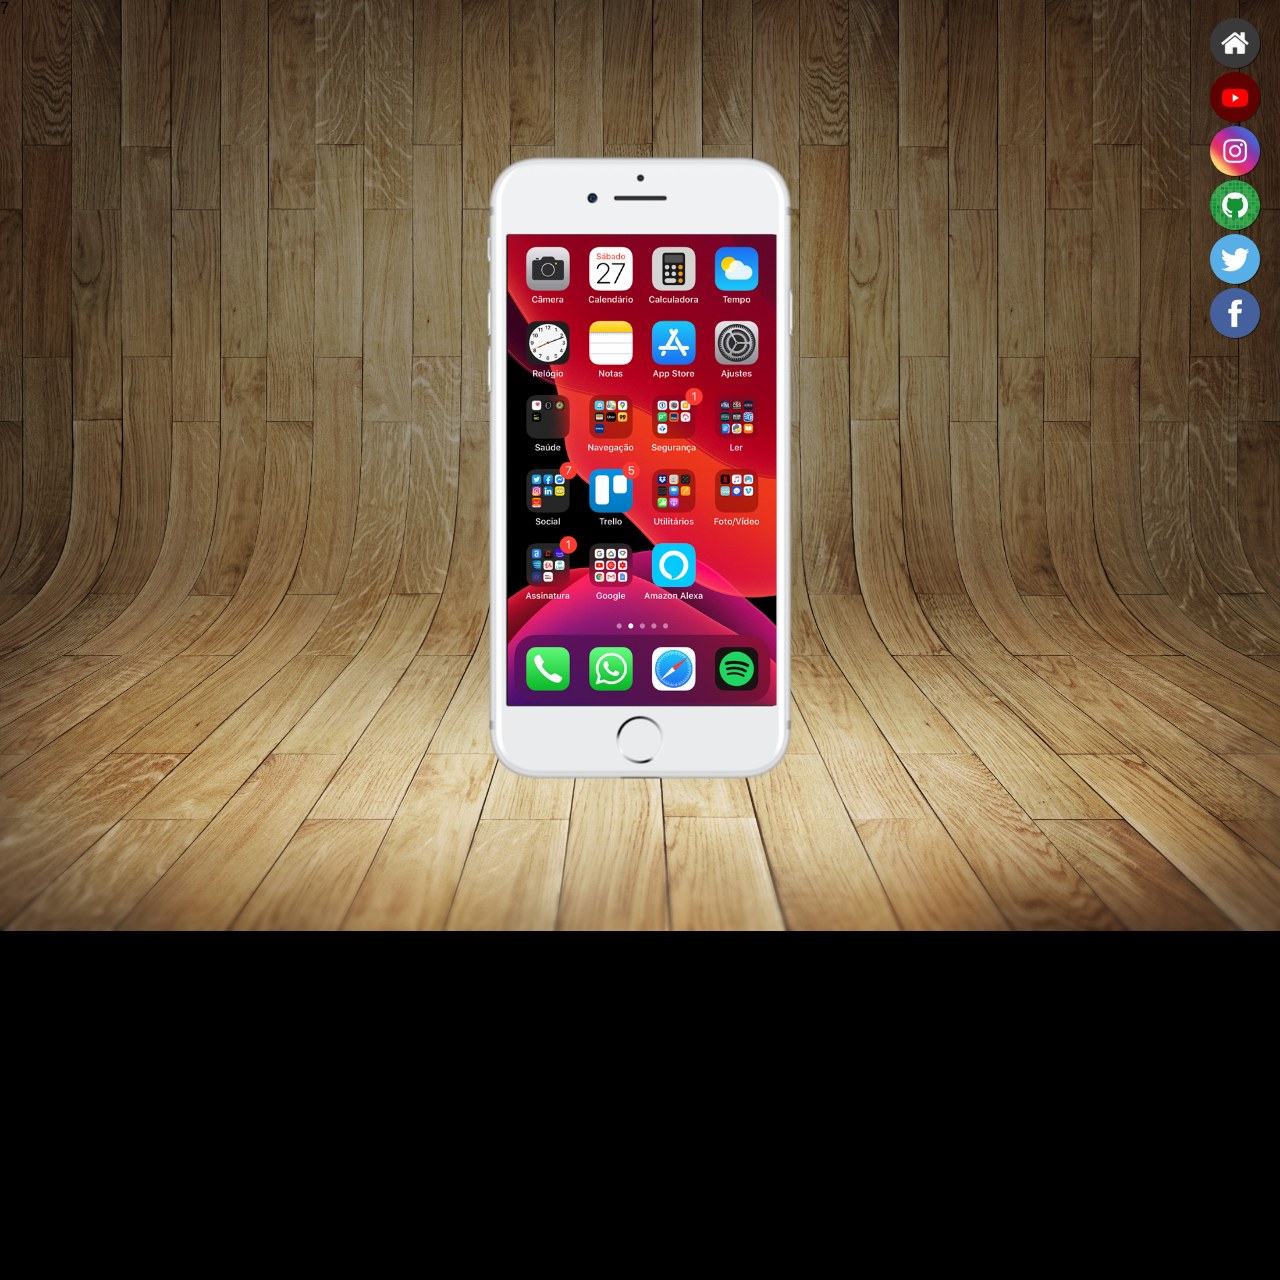
<file: index.html>
<!DOCTYPE html>
<html lang="pt-br">
<head>
    <meta charset="UTF-8">
    <meta http-equiv="X-UA-Compatible" content="IE=edge">
    <meta name="viewport" content="width=device-width, initial-scale=1.0">
    <title>Document</title>
    <link rel="stylesheet" href="style.css">
</head>
<body>
    <!--Trabalhar pagina inicial-->
    <header>
        <!--Menu de redes sociais-->
    </header>7
    <main>
        <section id="telefone">
            <iframe src="home.html" name="tela" id="tela"frameborder="0">
                navegador não compativel
            </iframe>
        </section>

        <section id="redes-sociais">
            <a href="home.html" target="tela">
                <img src="pacote-d013/pacote-d013/imagens/logo-home.jpg" alt="">
            </a><br>
            <a href="youtube.html" target="tela">
                <img src="pacote-d013/pacote-d013/imagens/logo-youtube.jpg" alt="">
            </a><br>
            <a href="instagram.html" target="tela">
                <img src="pacote-d013/pacote-d013/imagens/logo-instagram.jpg" alt="">
            </a><br>
            <a href="github.html" target="tela">
                <img src="pacote-d013/pacote-d013/imagens/logo-github.jpg" alt="">
            </a><br>
            <a href="twitter.html" target="tela">
                <img src="pacote-d013/pacote-d013/imagens/logo-twitter.jpg" alt="">
            </a><br>
            <a href="facebook.html" target="tela">
                <img src="pacote-d013/pacote-d013/imagens/logo-facebook.jpg" alt="">
            </a><br>
        </section>
    </main>
    <footer>

    </footer>
</body>
</html>
</file>
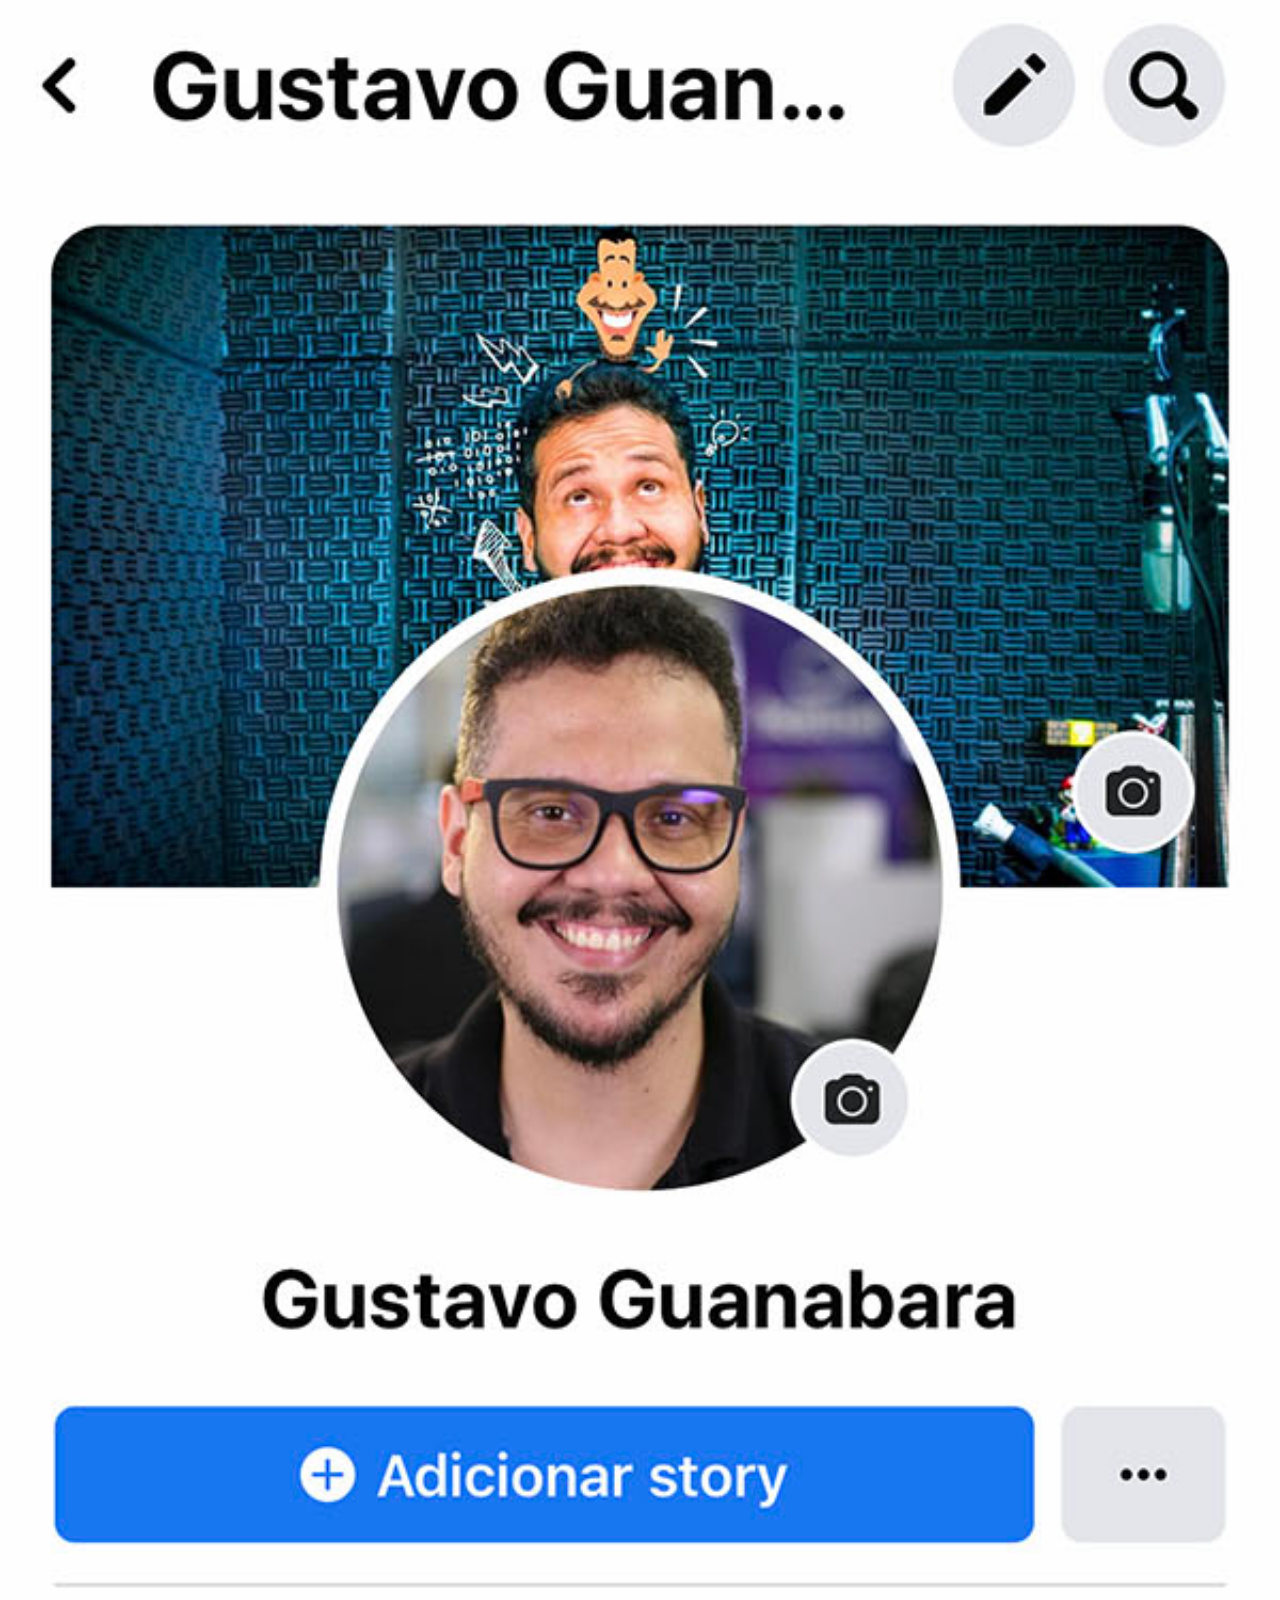
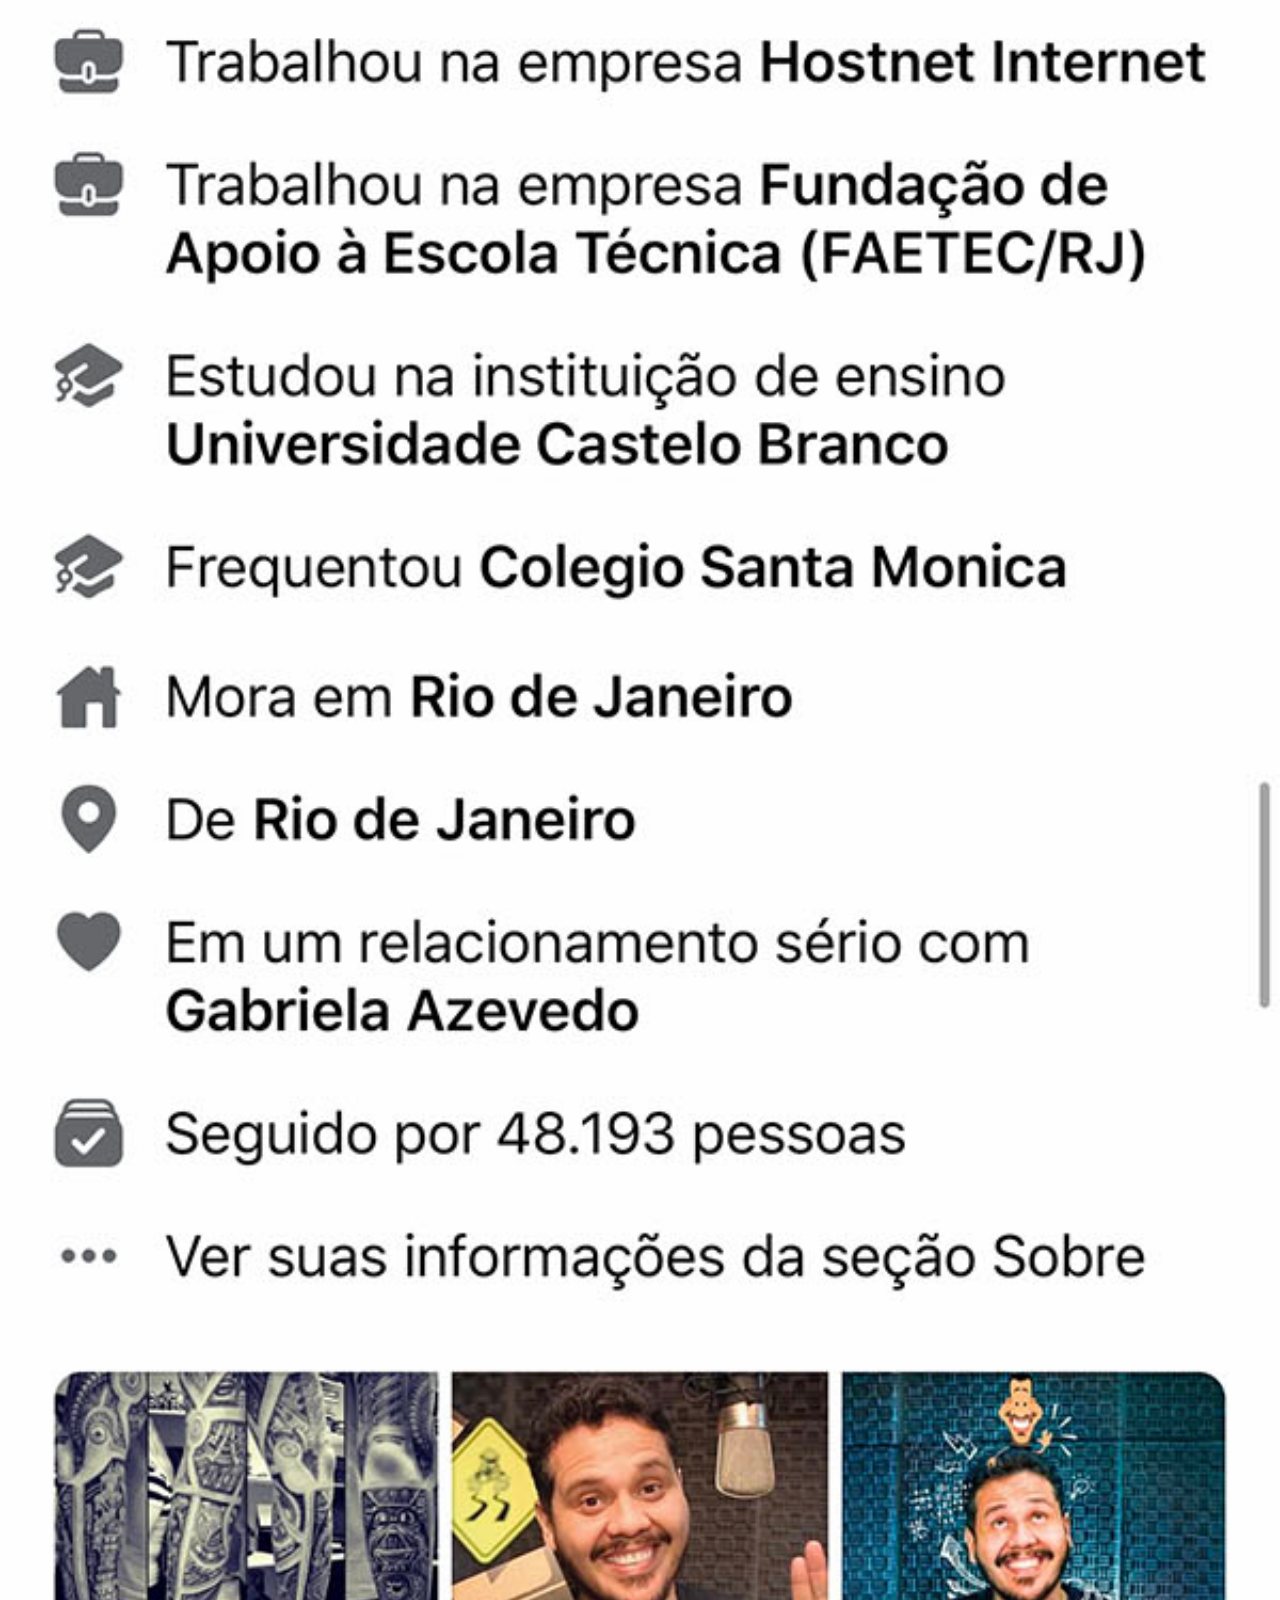
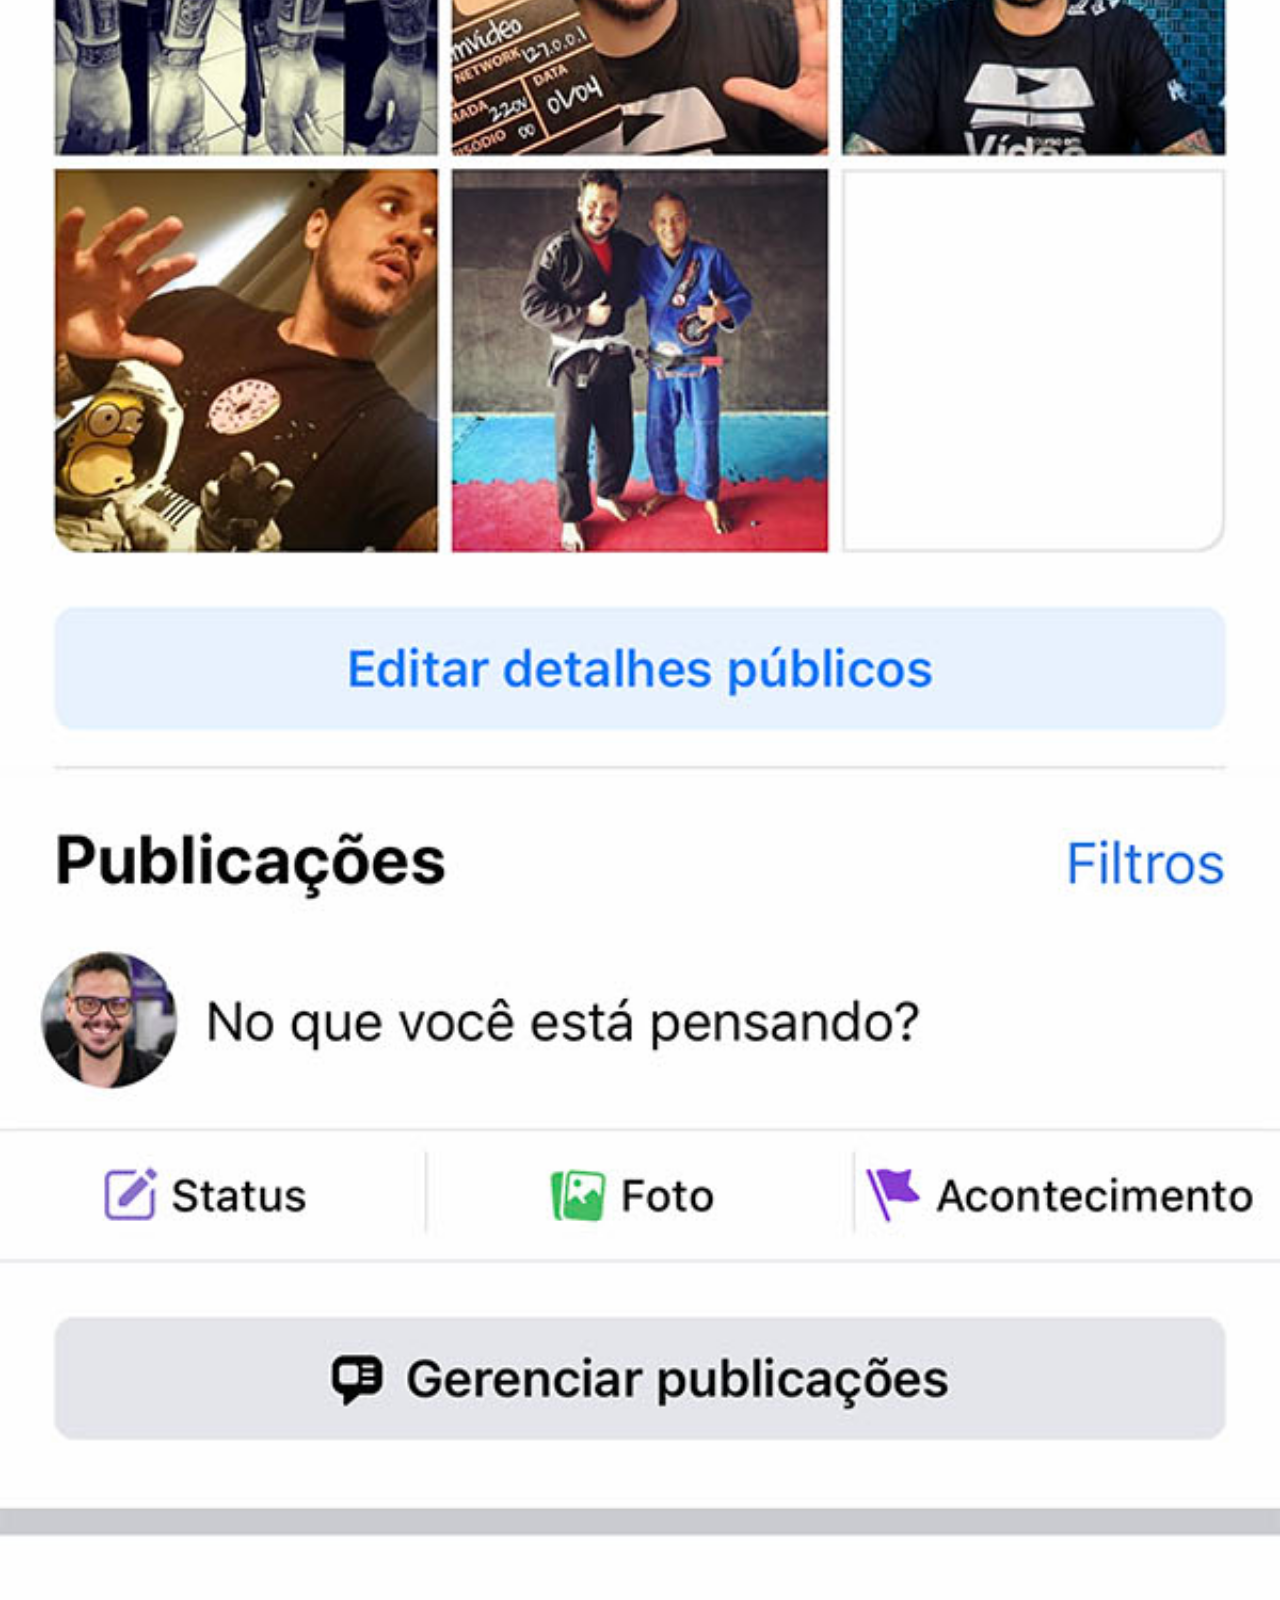
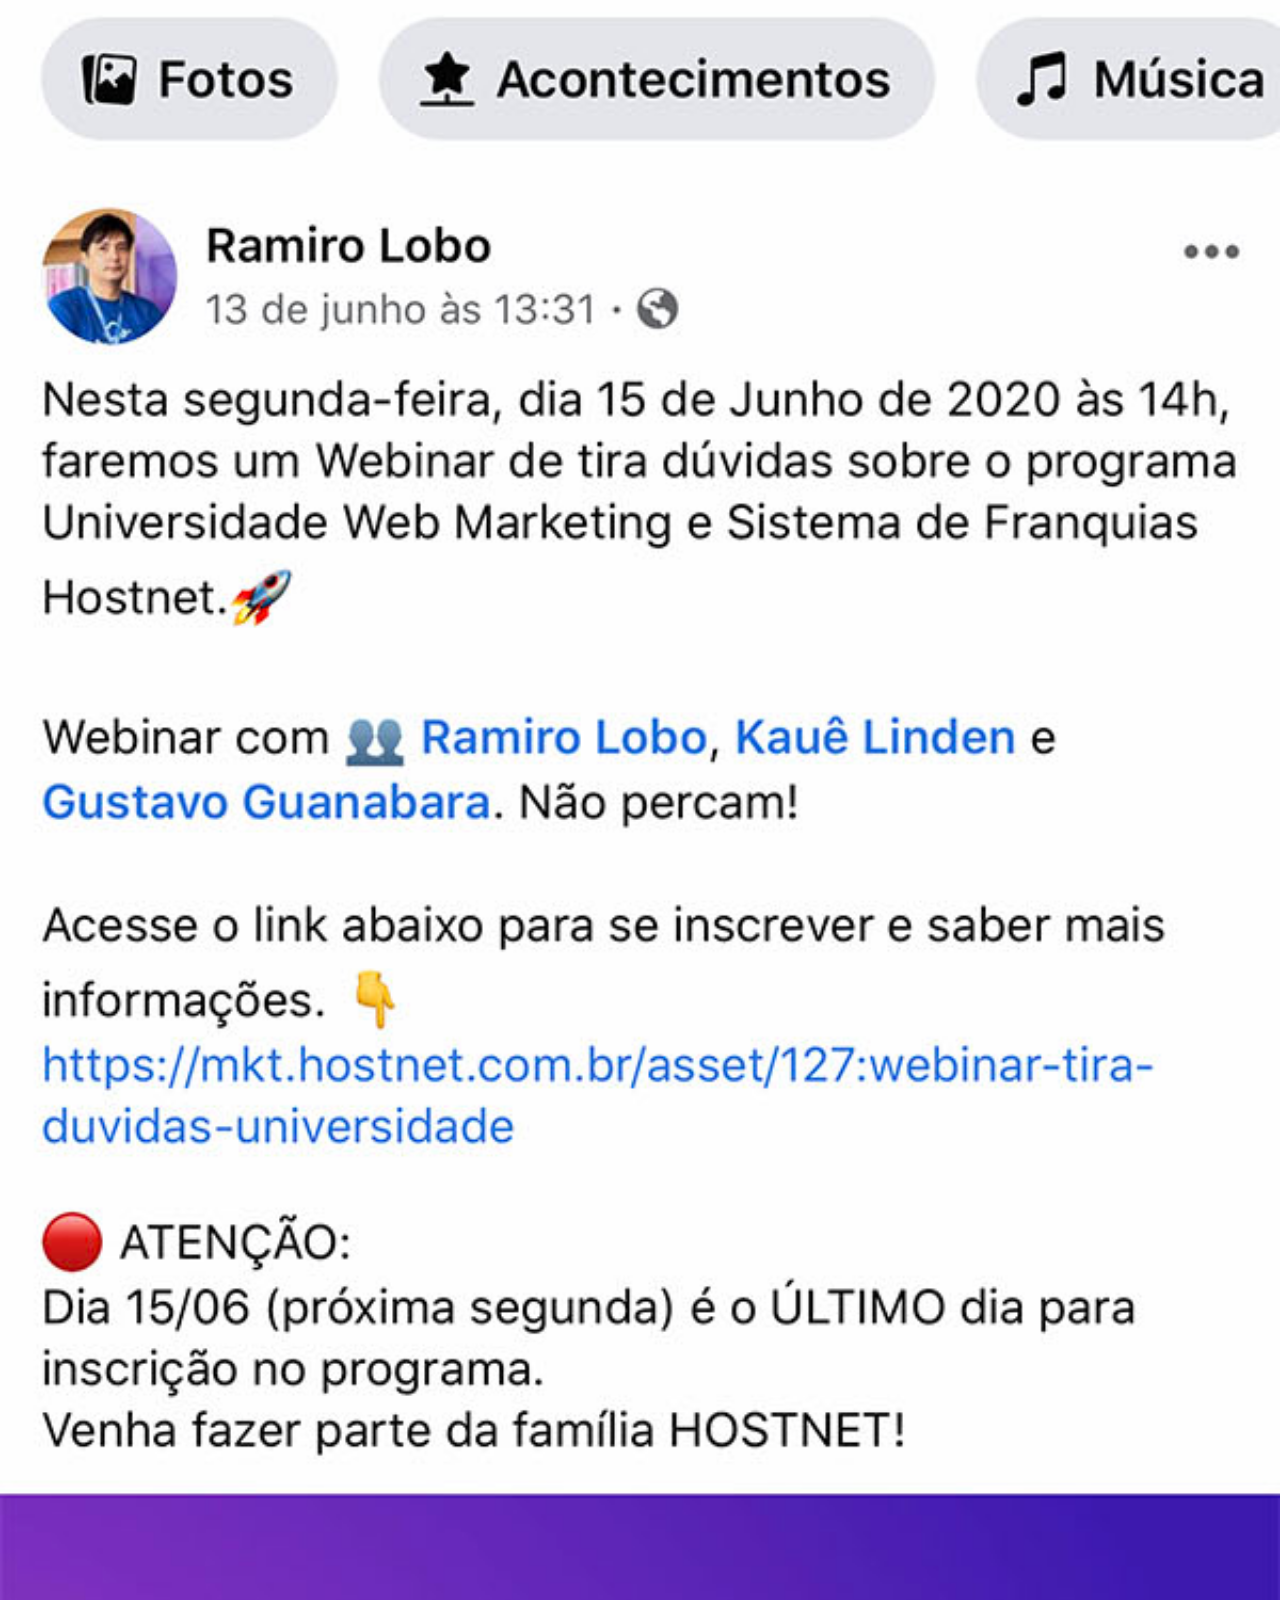
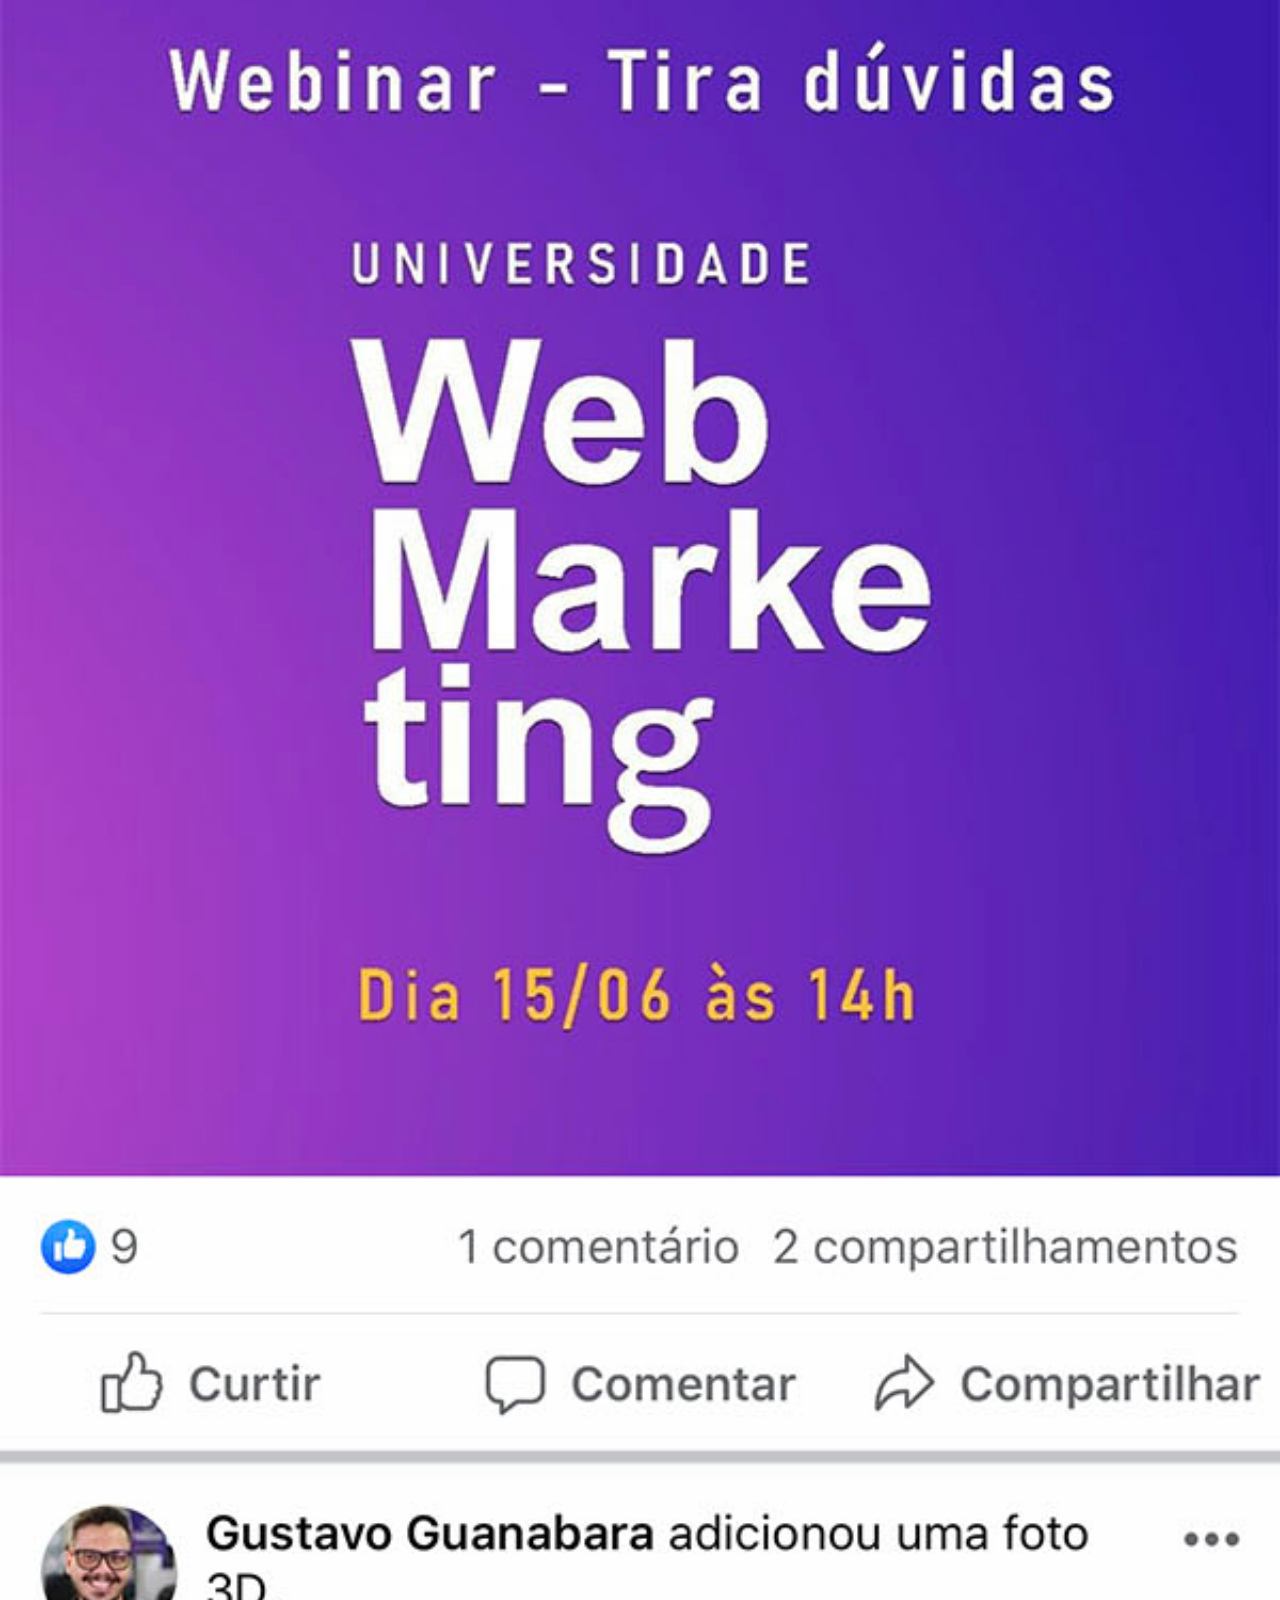
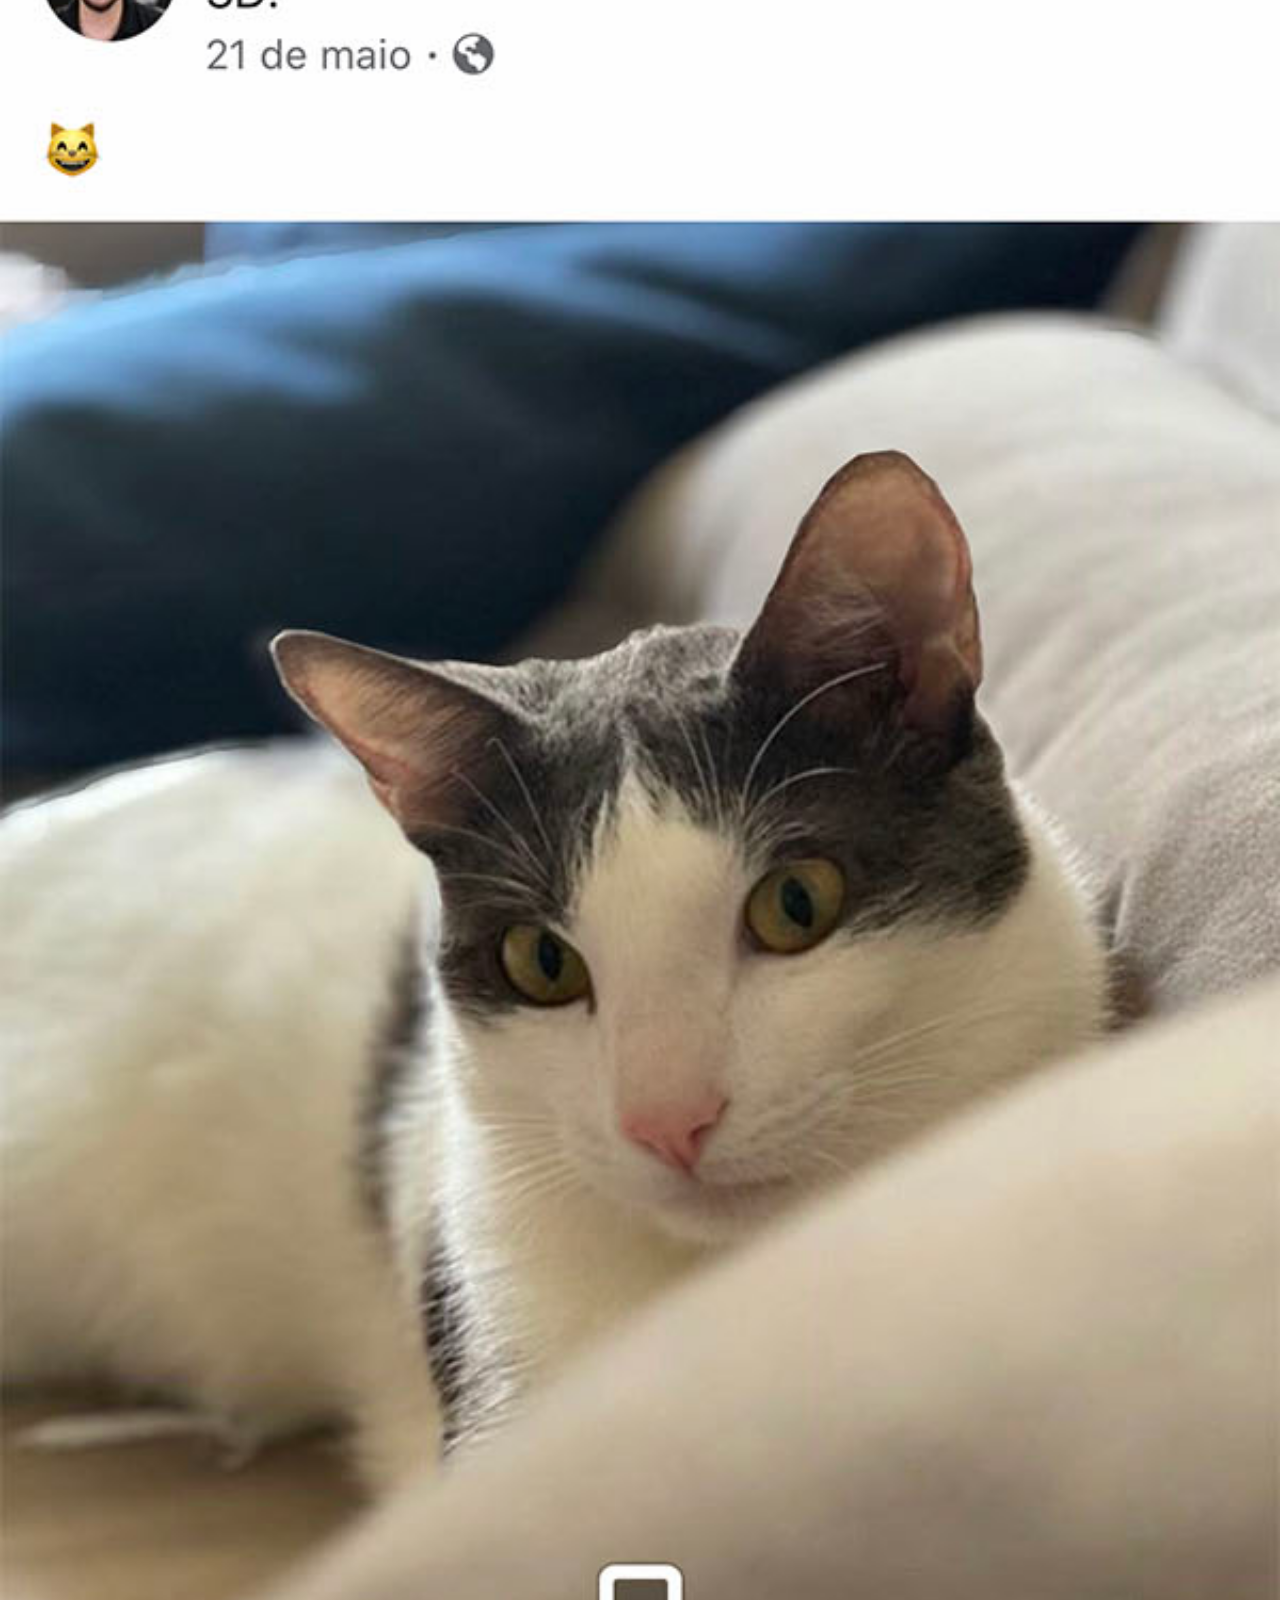
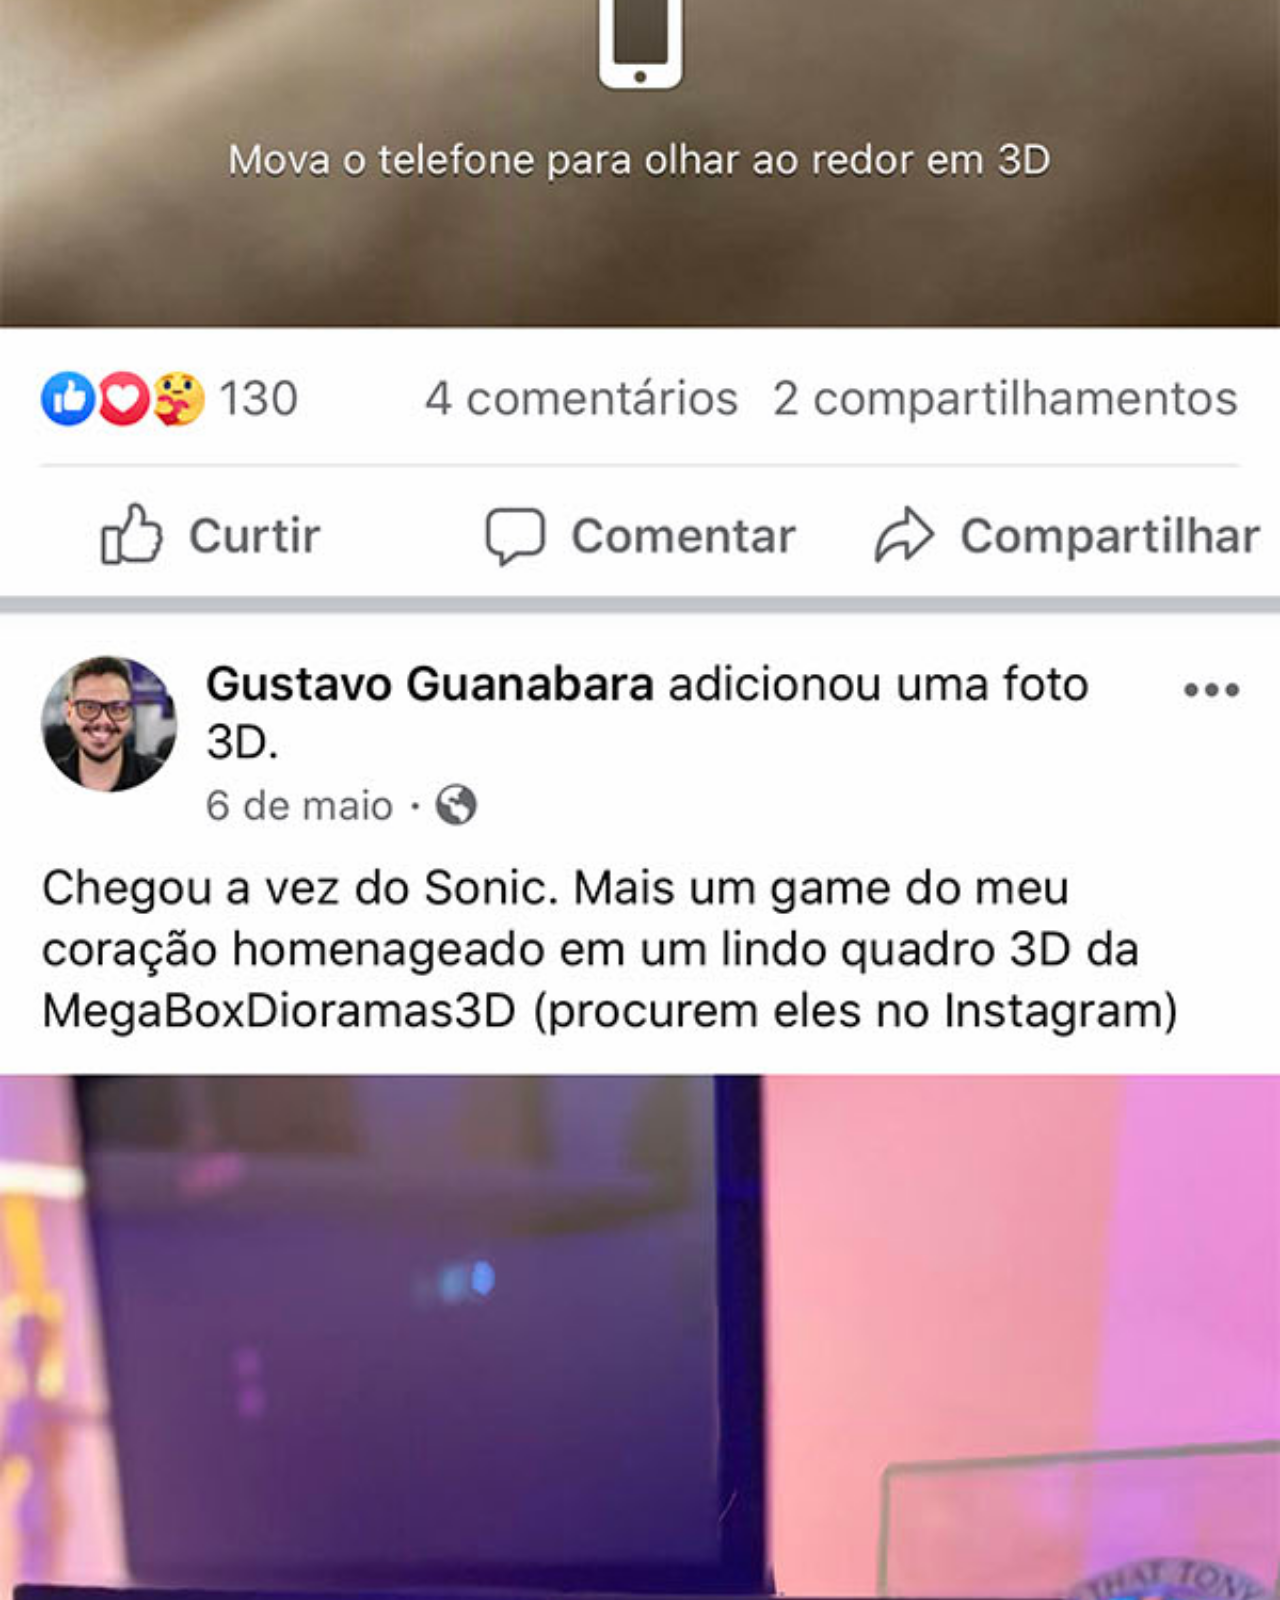
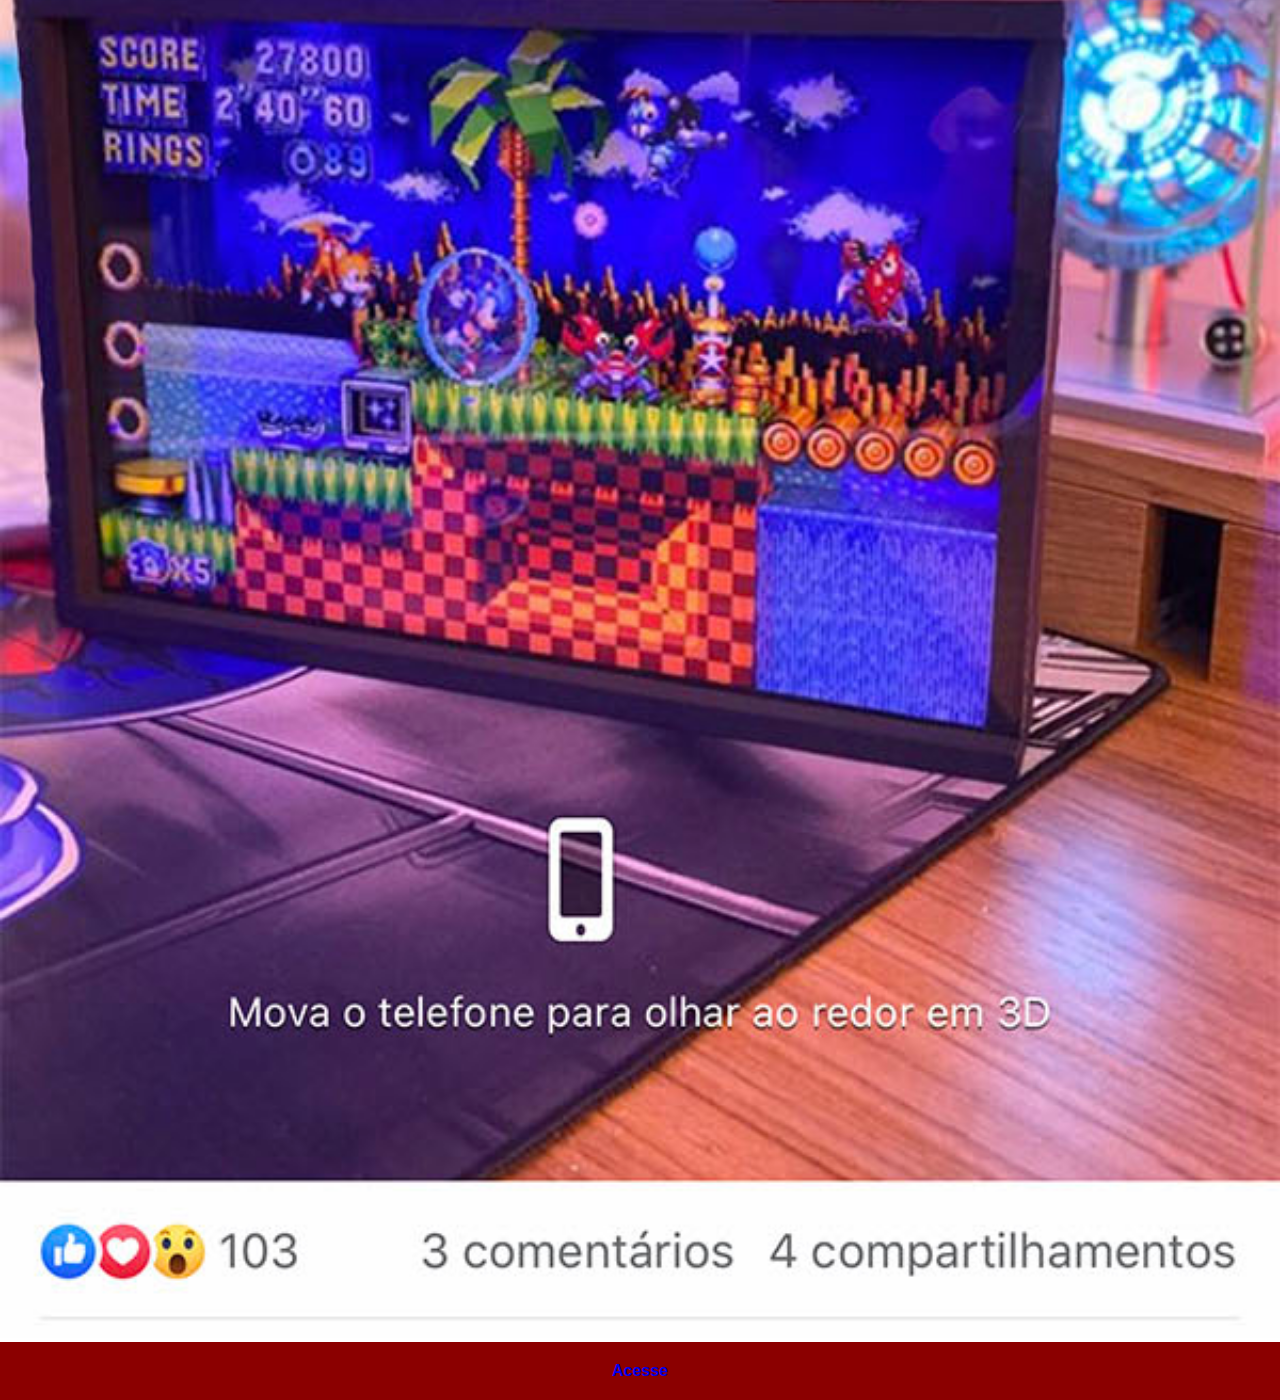
<file: facebook.html>
<!DOCTYPE html>
<html lang="pt-br">
<head>
    <meta charset="UTF-8">
    <meta http-equiv="X-UA-Compatible" content="IE=edge">
    <meta name="viewport" content="width=device-width, initial-scale=1.0">
    <title>Document</title>
    <link rel="stylesheet" href="social.css">
</head>
<body>
    <img src="pacote-d013/pacote-d013/imagens/tela-facebook.jpg" alt="">
    <a href="https://www.facebook/gustavoguanabara.com">Acesse</a>
</body>
</html>
</file>
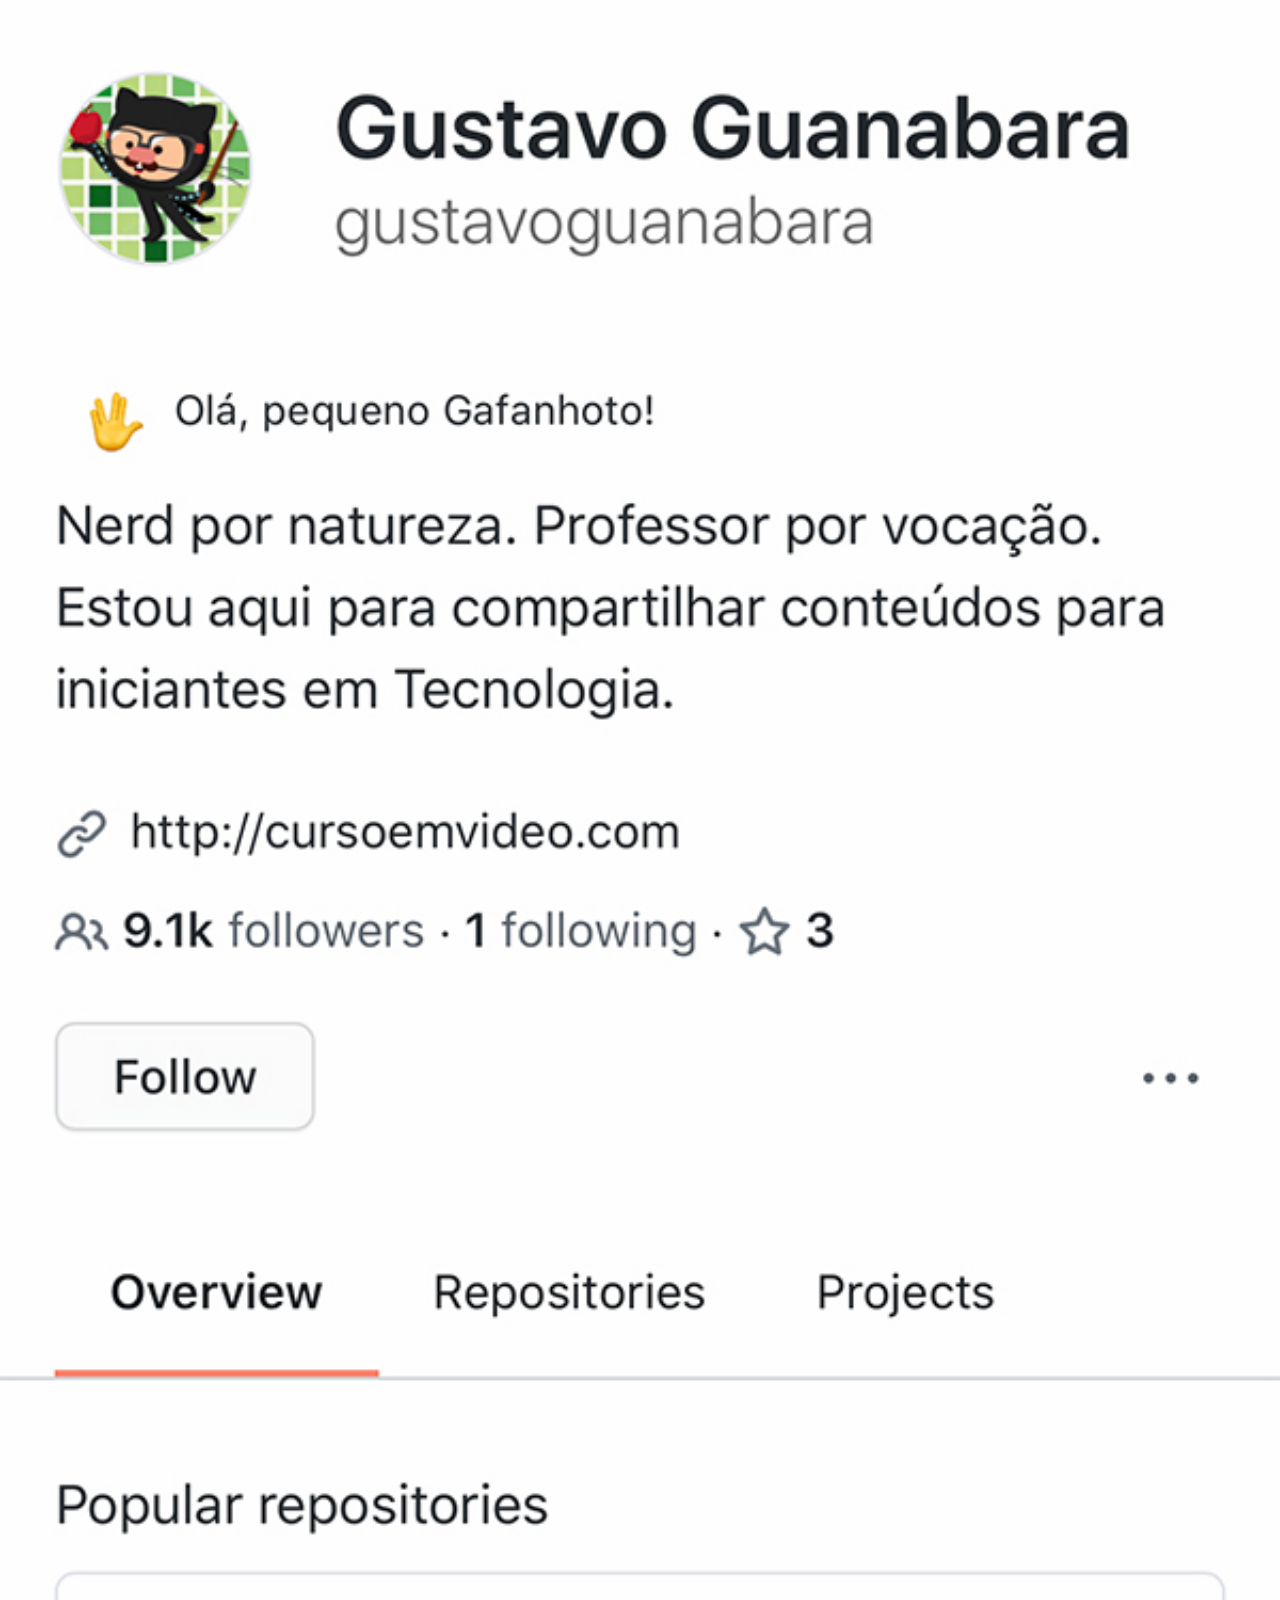
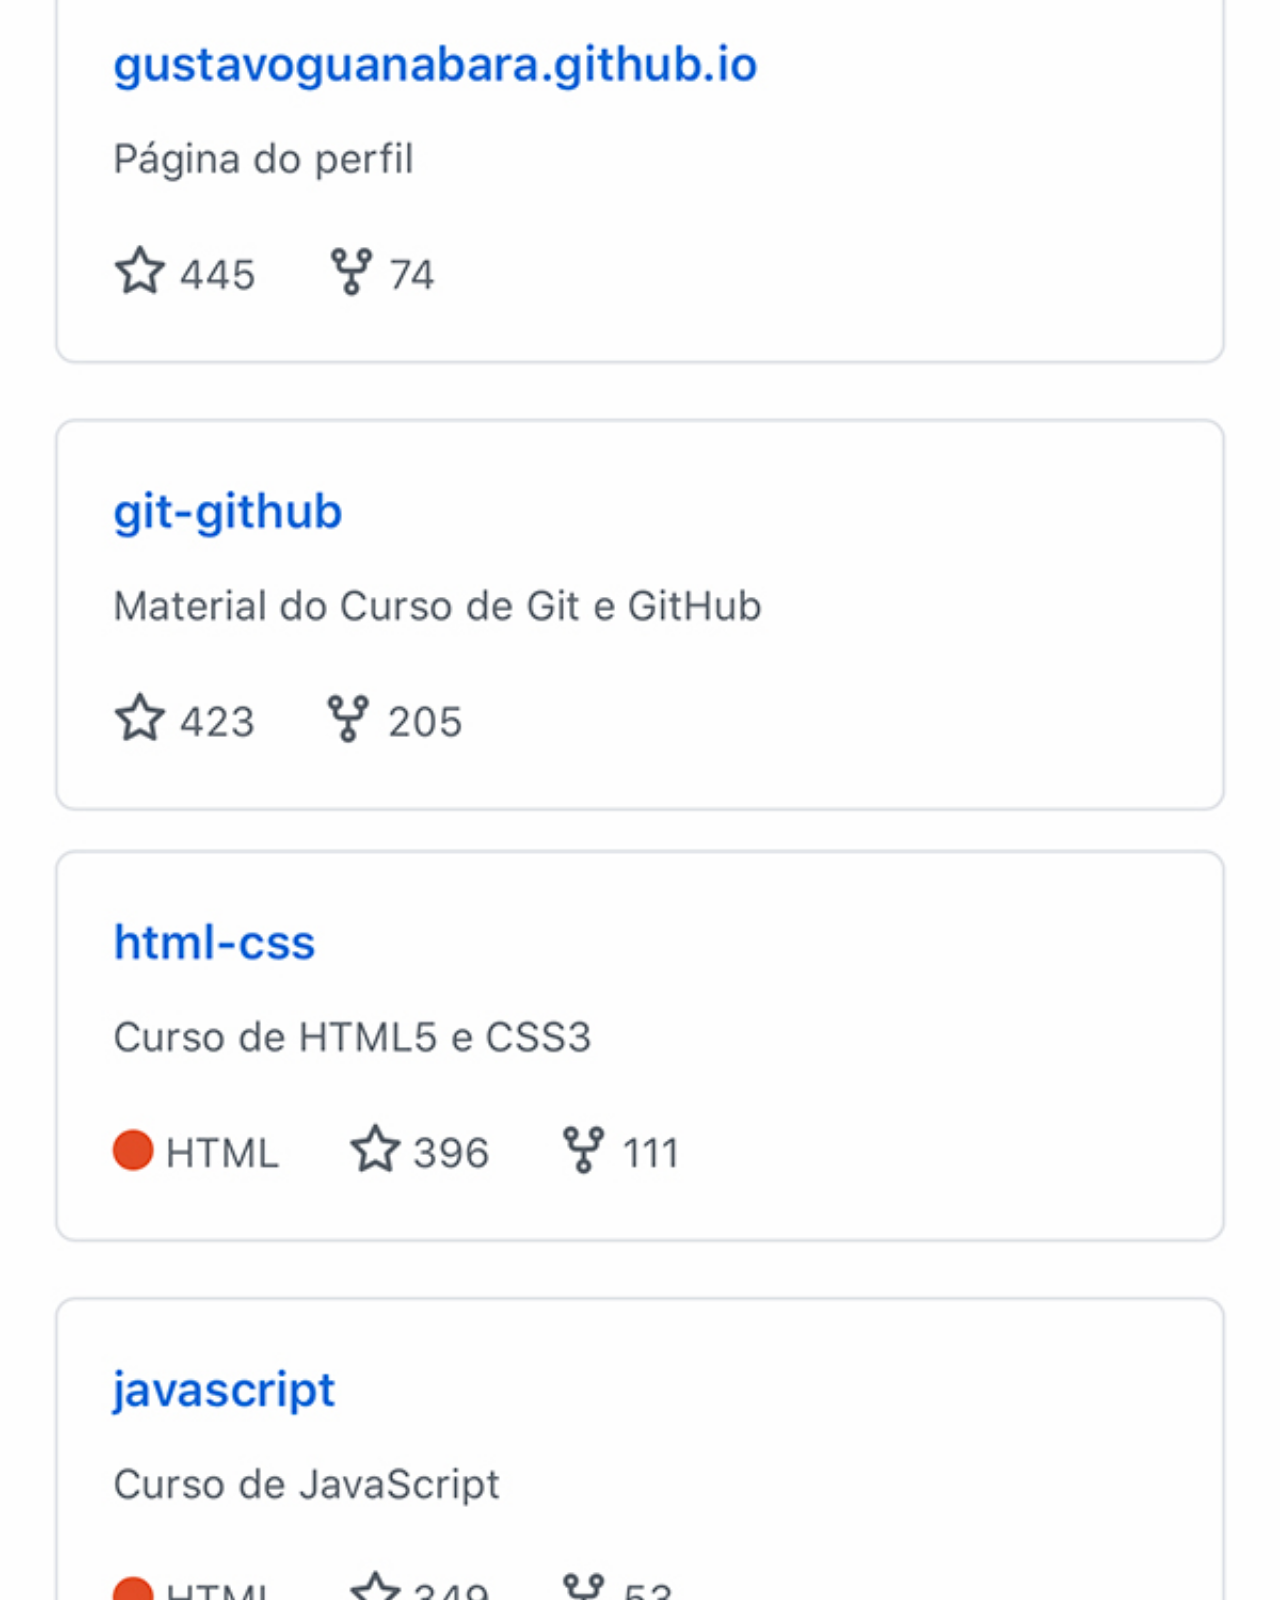
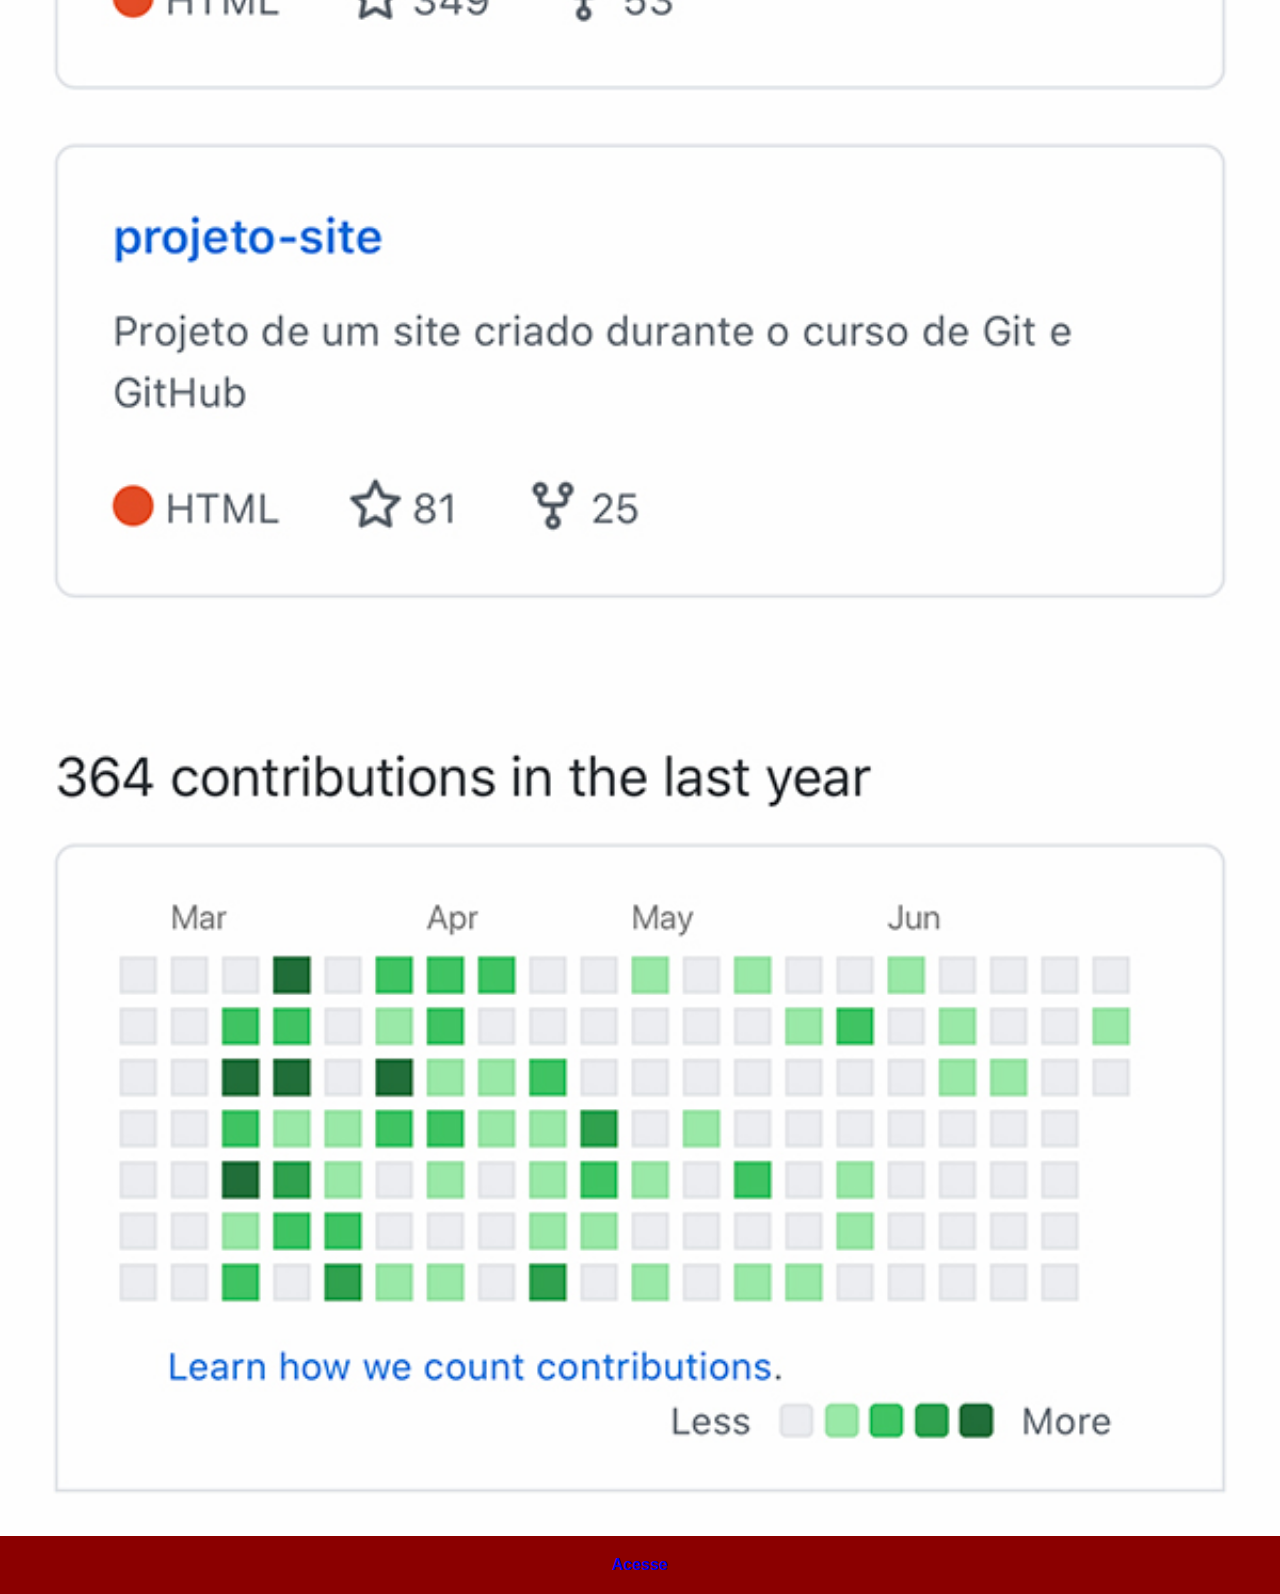
<file: github.html>
<!DOCTYPE html>
<html lang="pt-br">
<head>
    <meta charset="UTF-8">
    <meta http-equiv="X-UA-Compatible" content="IE=edge">
    <meta name="viewport" content="width=device-width, initial-scale=1.0">
    <title>Document</title>
    <link rel="stylesheet" href="social.css">
</head>
<body>
    <img src="pacote-d013/pacote-d013/imagens/tela-github.jpg" alt="">
    <a href="https://github.com/gustavoguanabara/">Acesse</a>
</body>
</html>
</file>
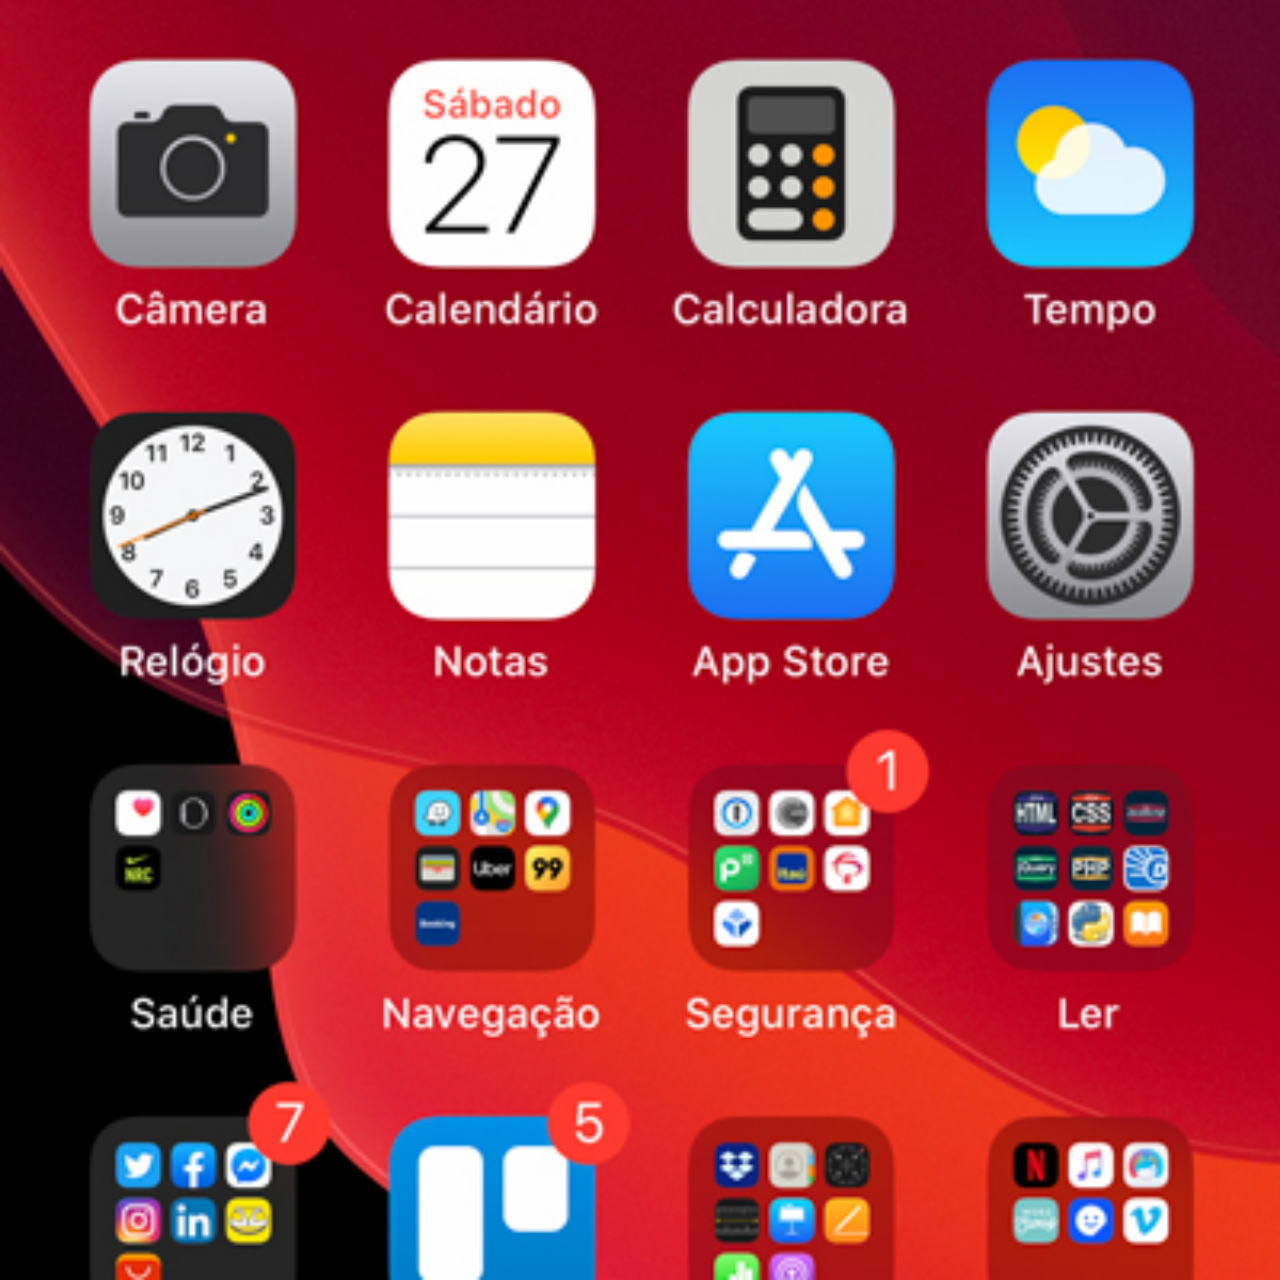
<file: home.html>
<!DOCTYPE html>
<html lang="en">
<head>
    <meta charset="UTF-8">
    <meta http-equiv="X-UA-Compatible" content="IE=edge">
    <meta name="viewport" content="width=, initial-scale=1.0">
    <title>Document</title>
    <style>
        *{
            margin:0px;
            padding:0px;
        }
        body{
            width: 100vw;
            height: 100vw;
            background-color: black;
            background-image: url('pacote-d013/pacote-d013/imagens/tela-home.jpg');
            background-repeat: no-repeat;
            background-position: top center;
            background-size: cover;
        }
    </style>
</head>
<body>
    
</body>
</html>
</file>
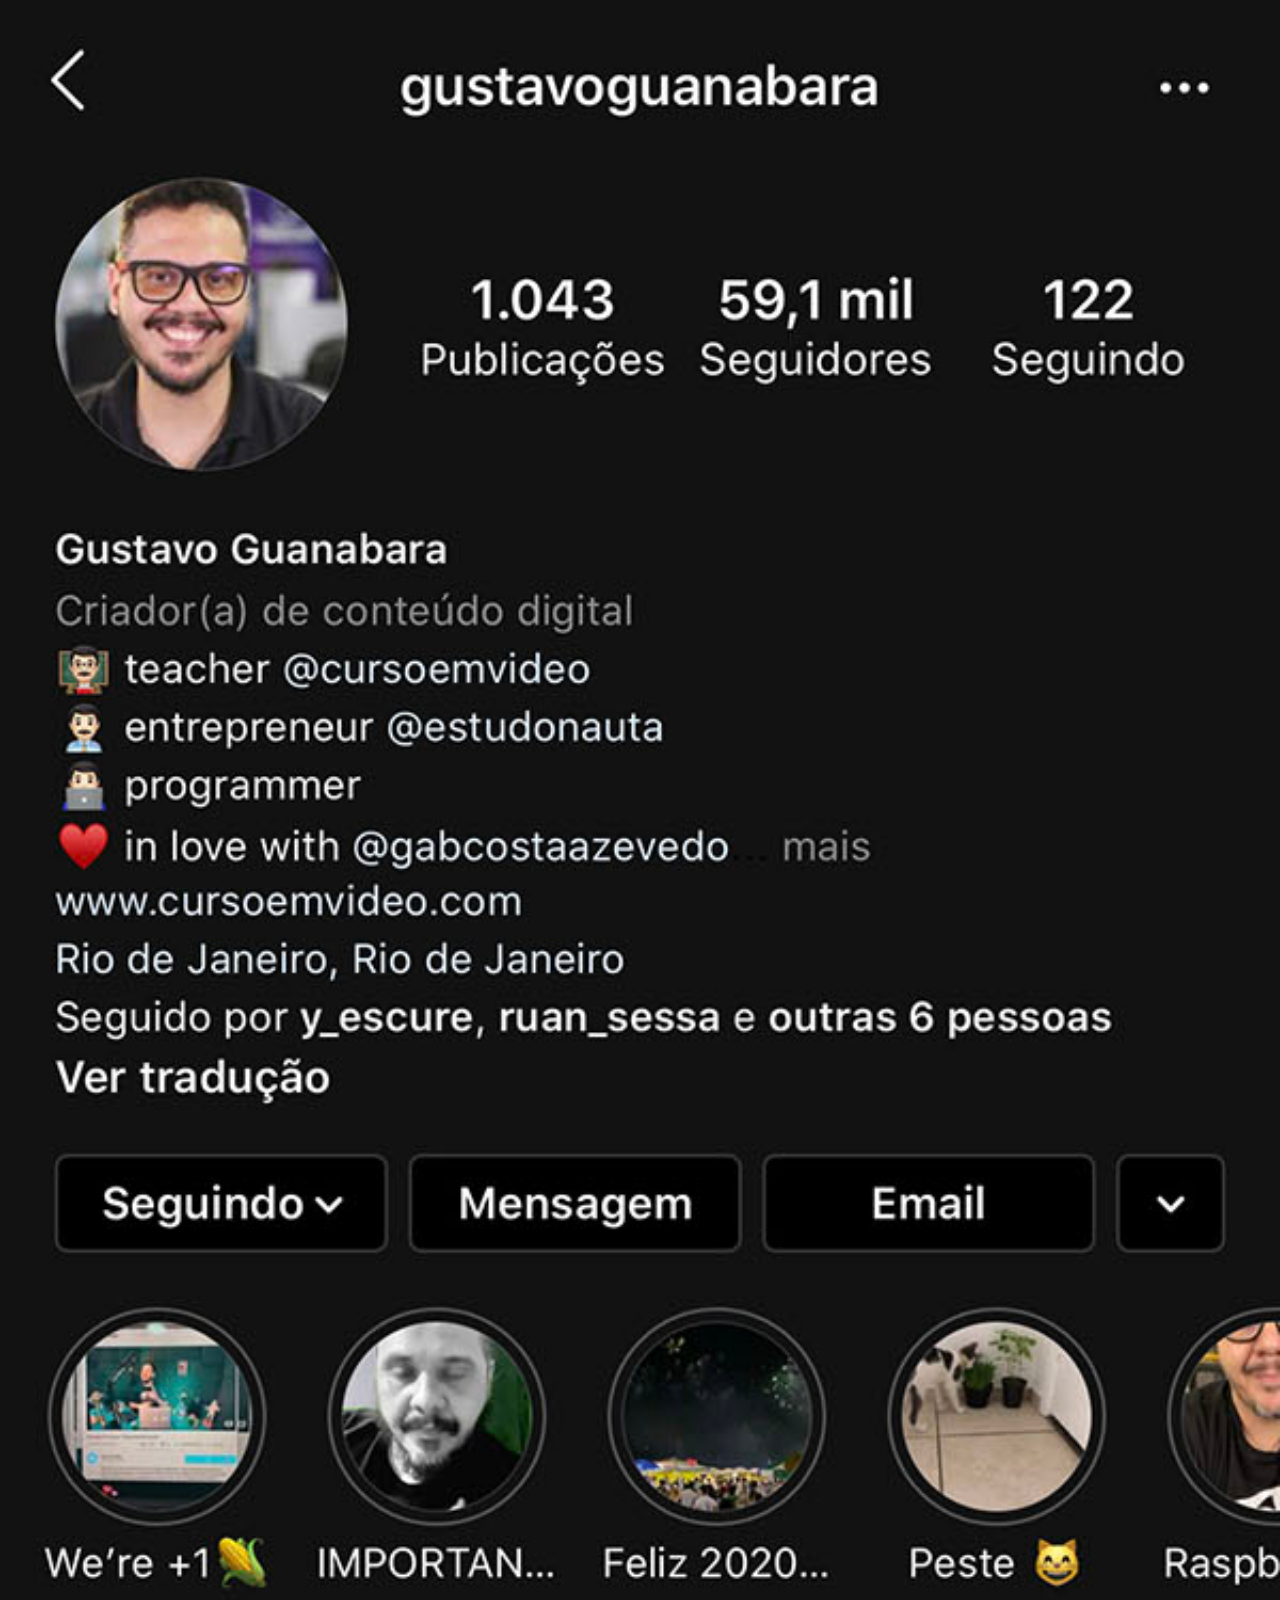
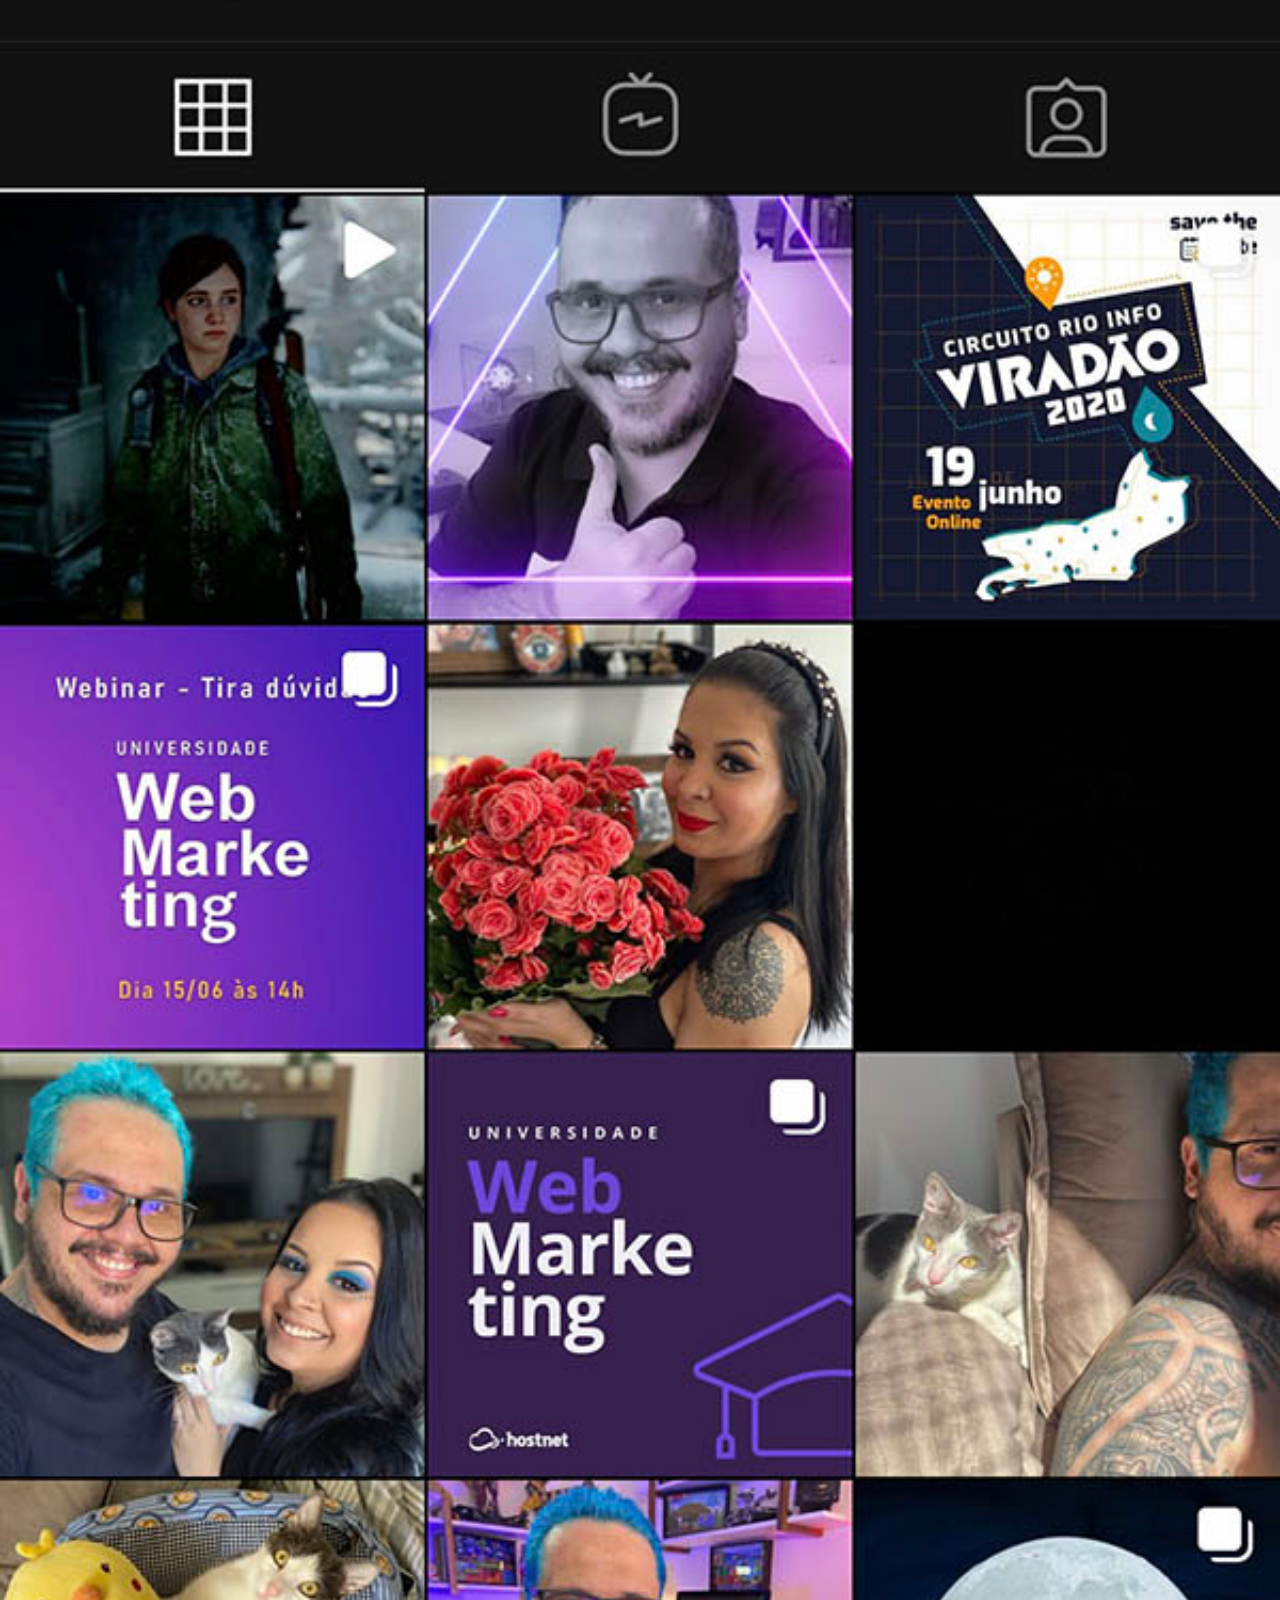
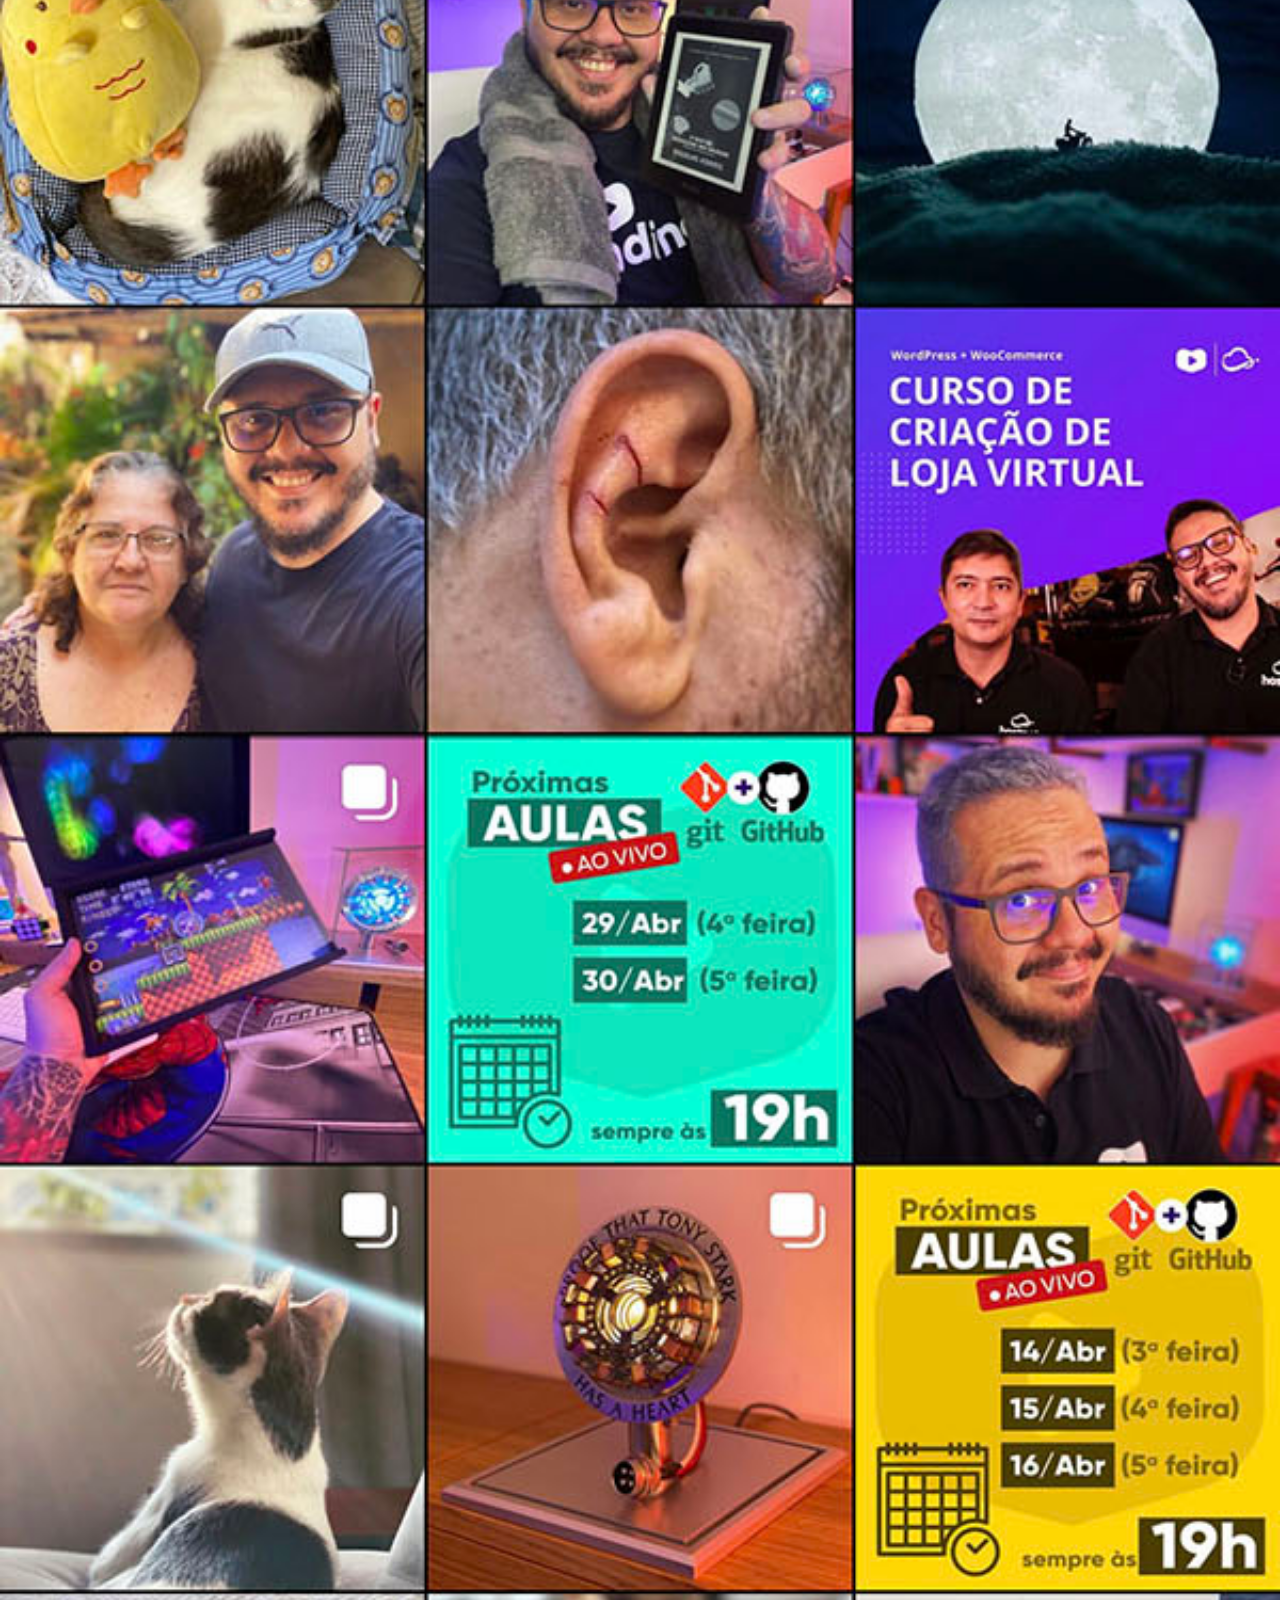
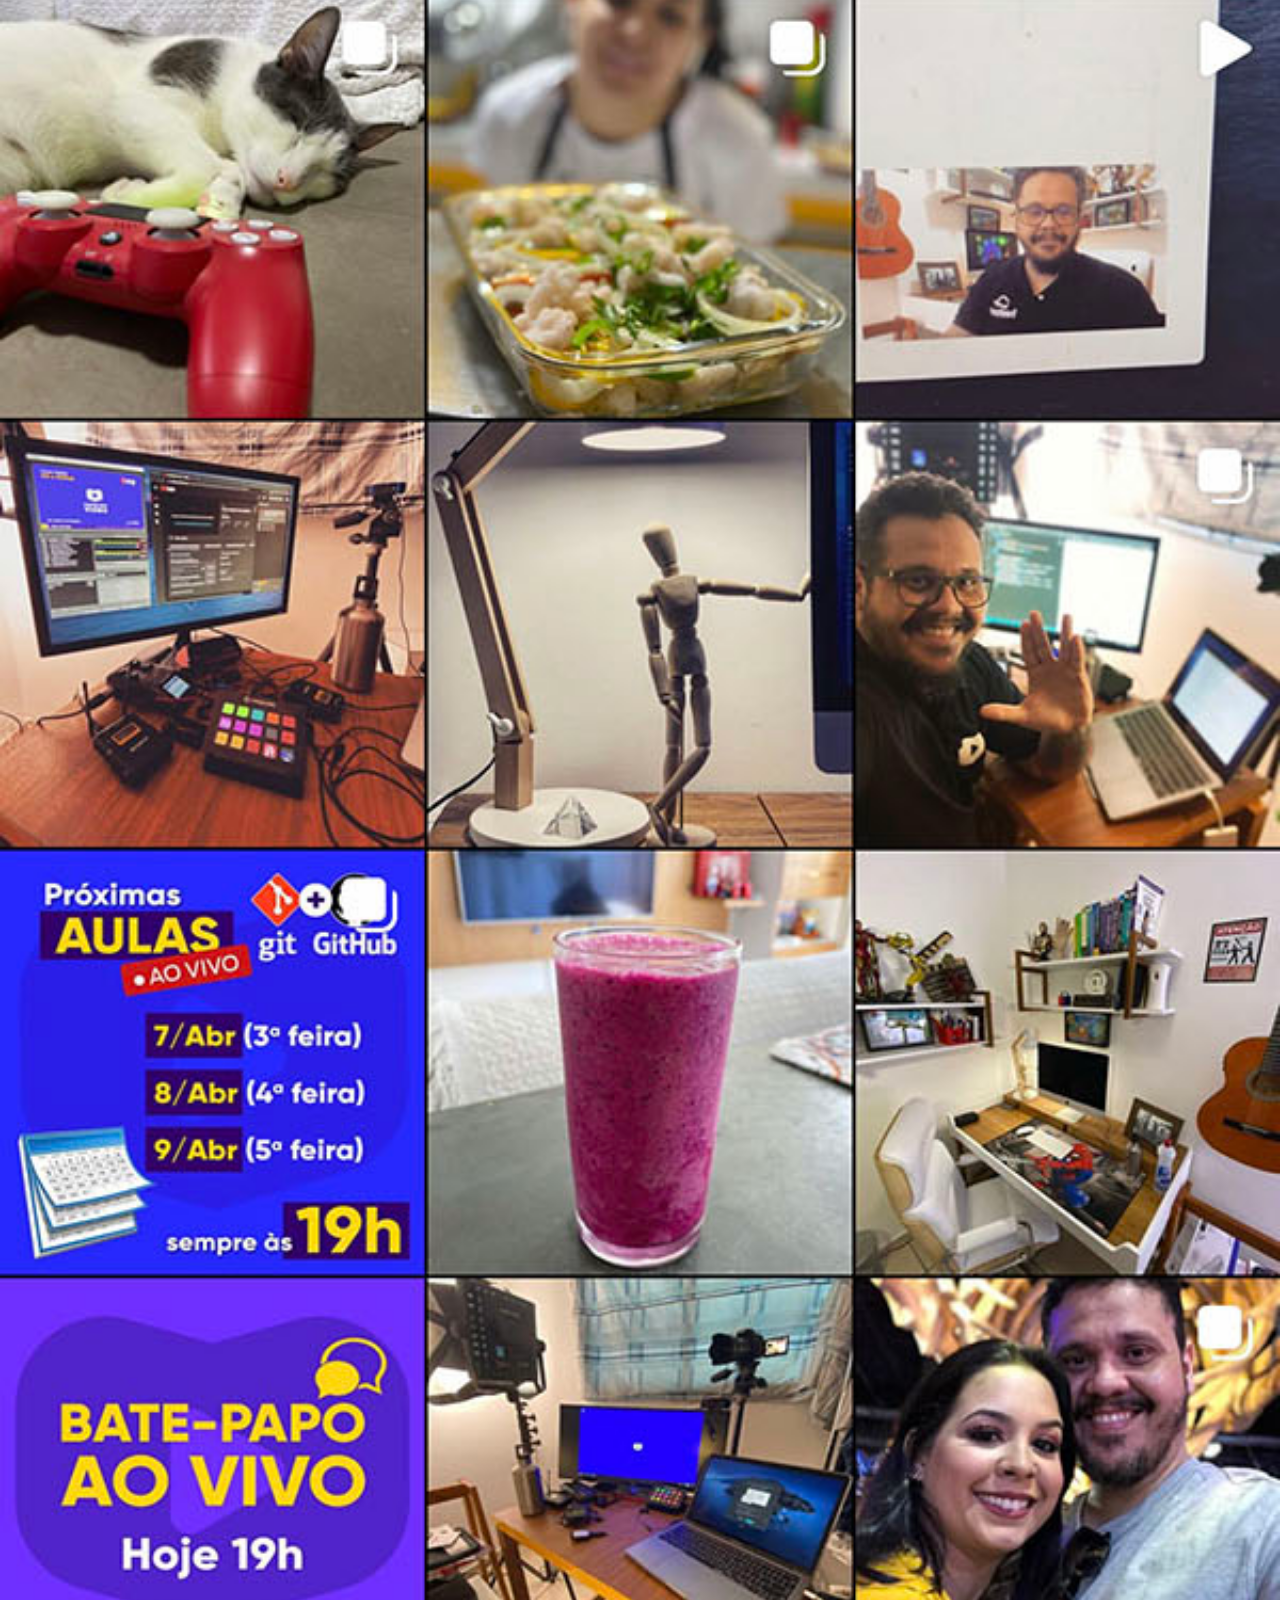
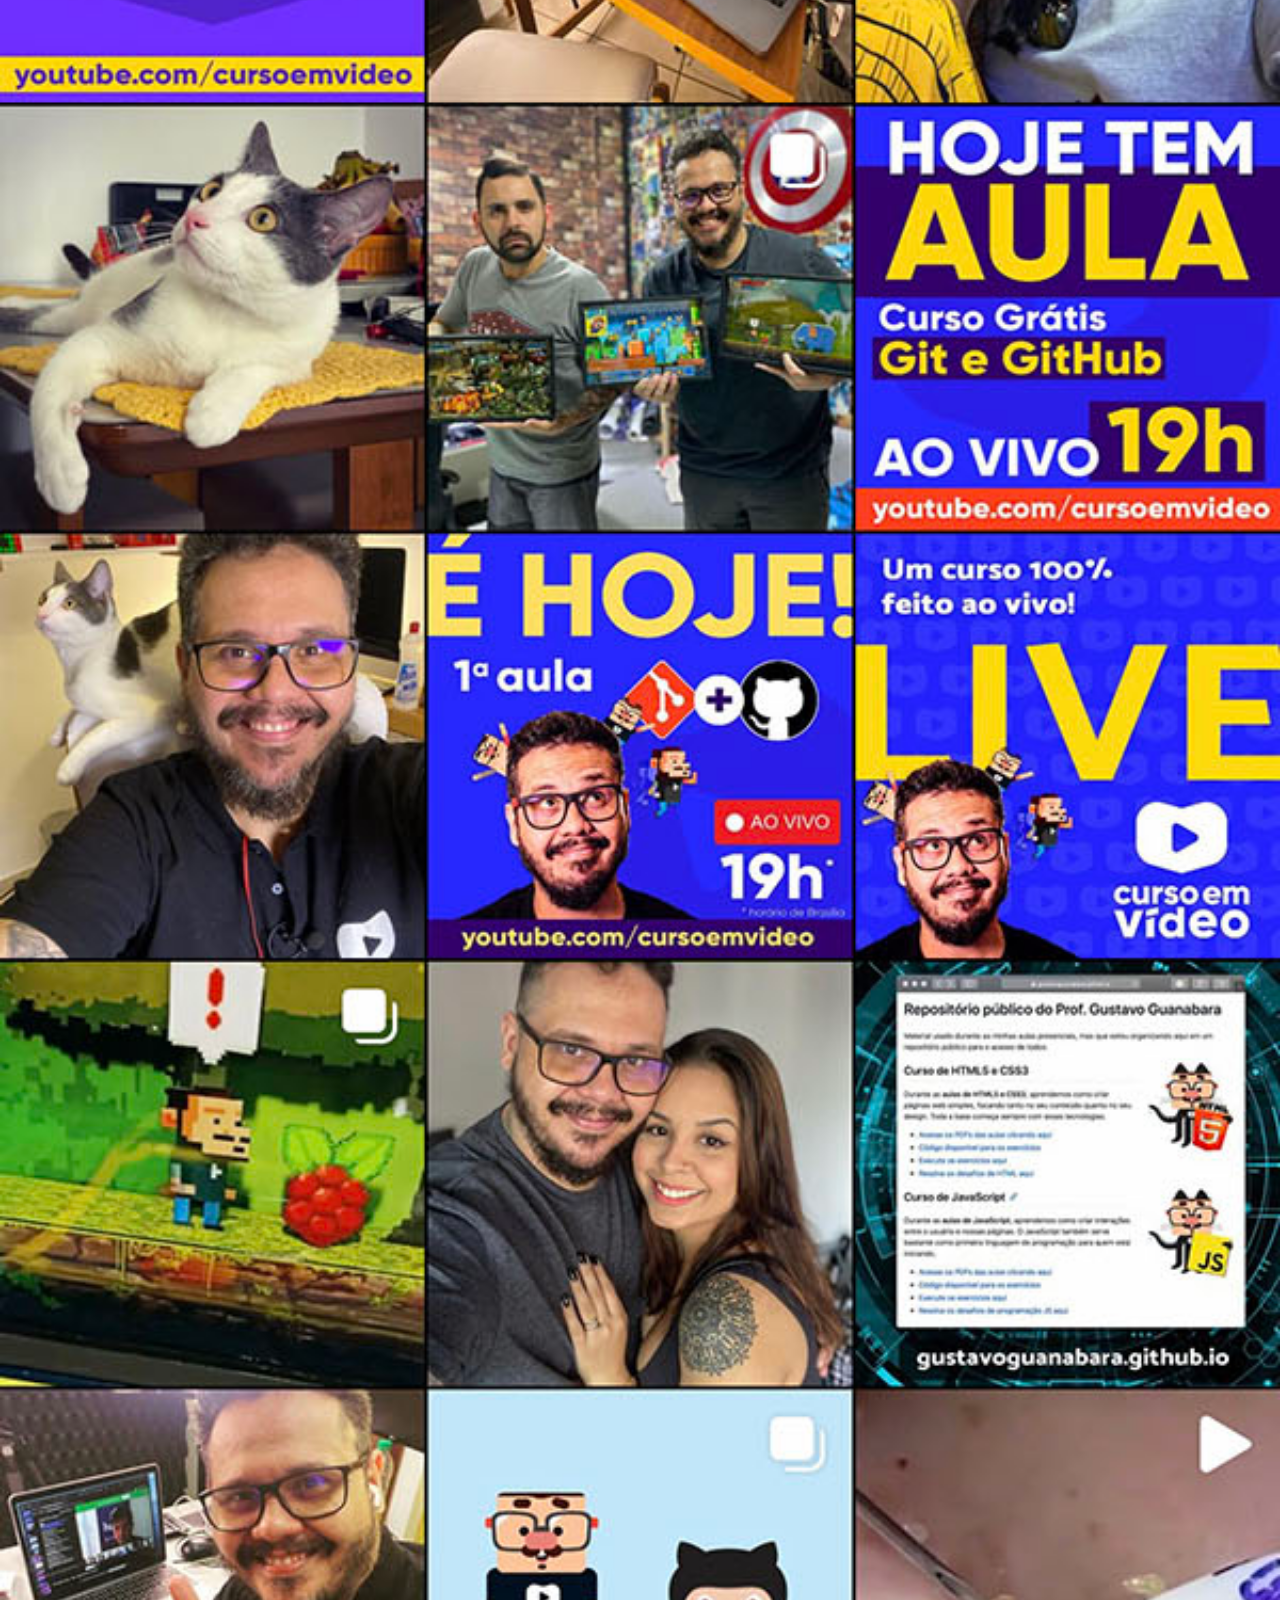
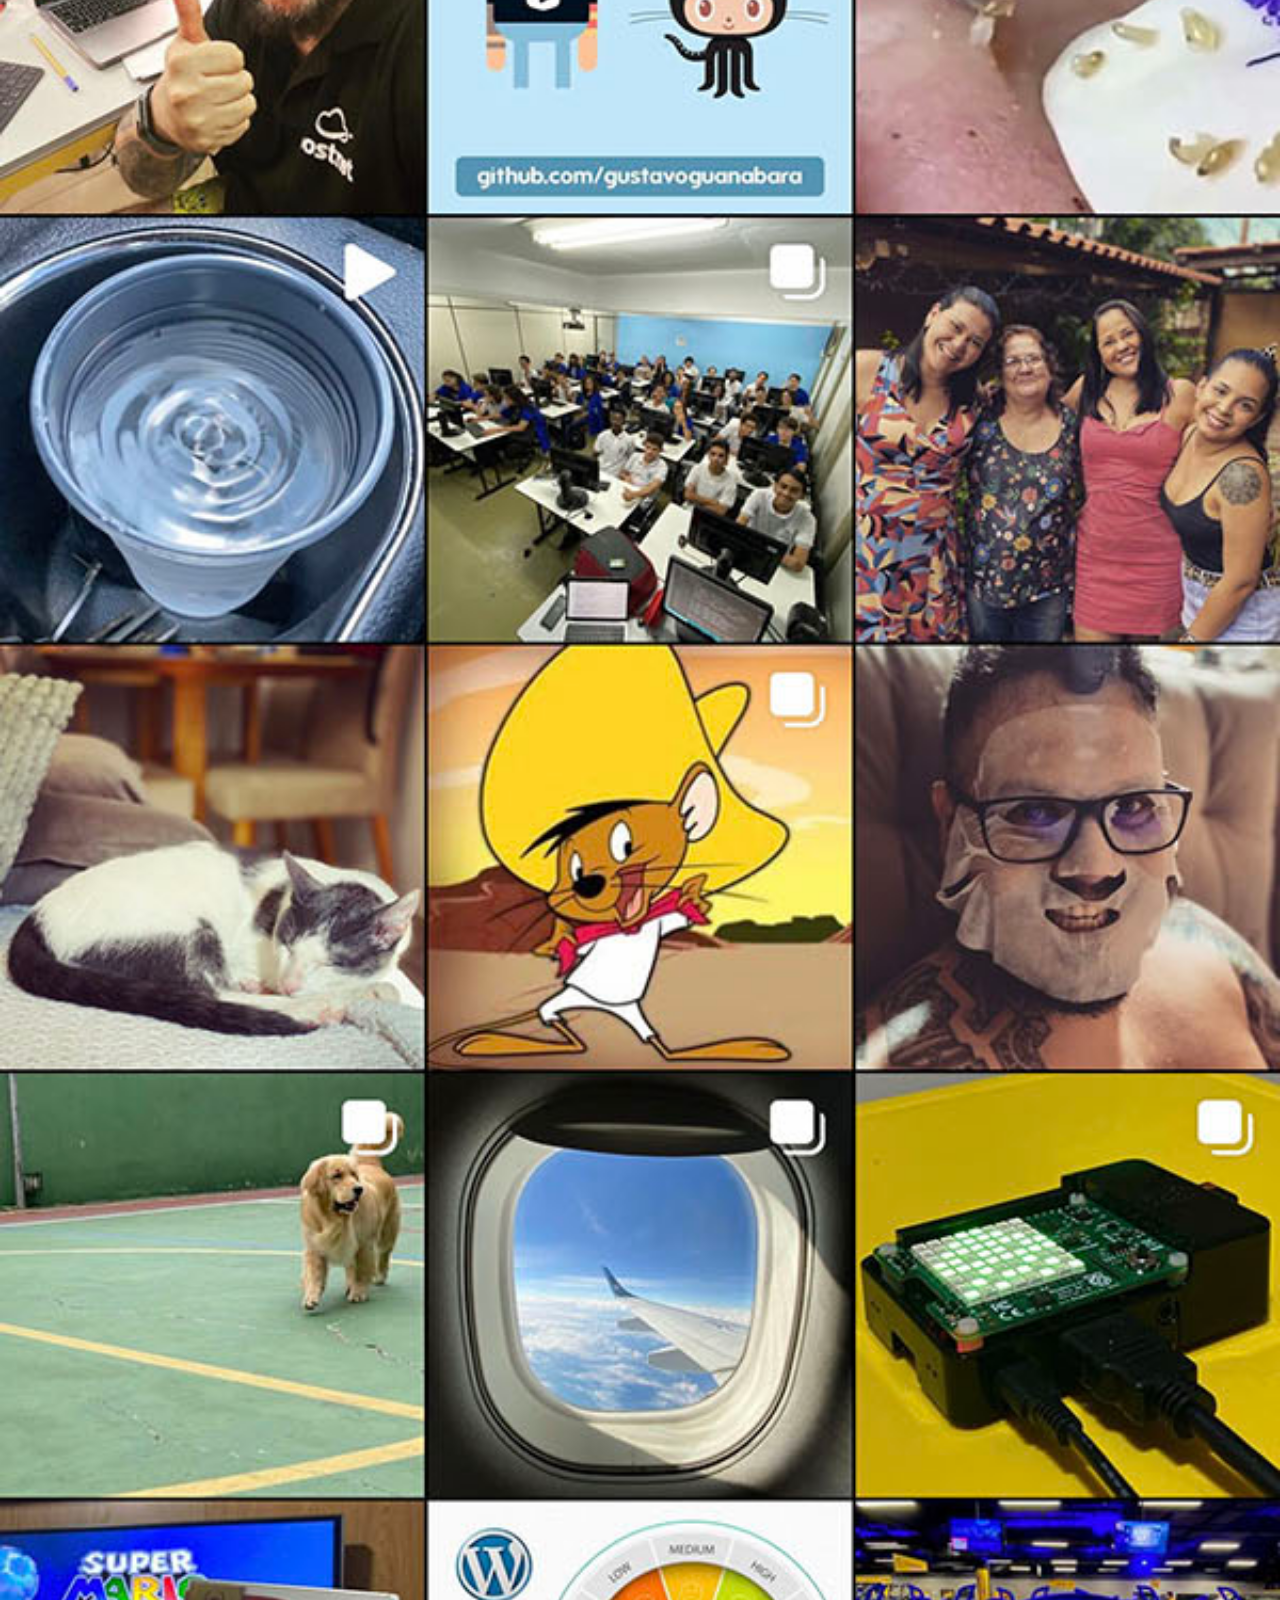
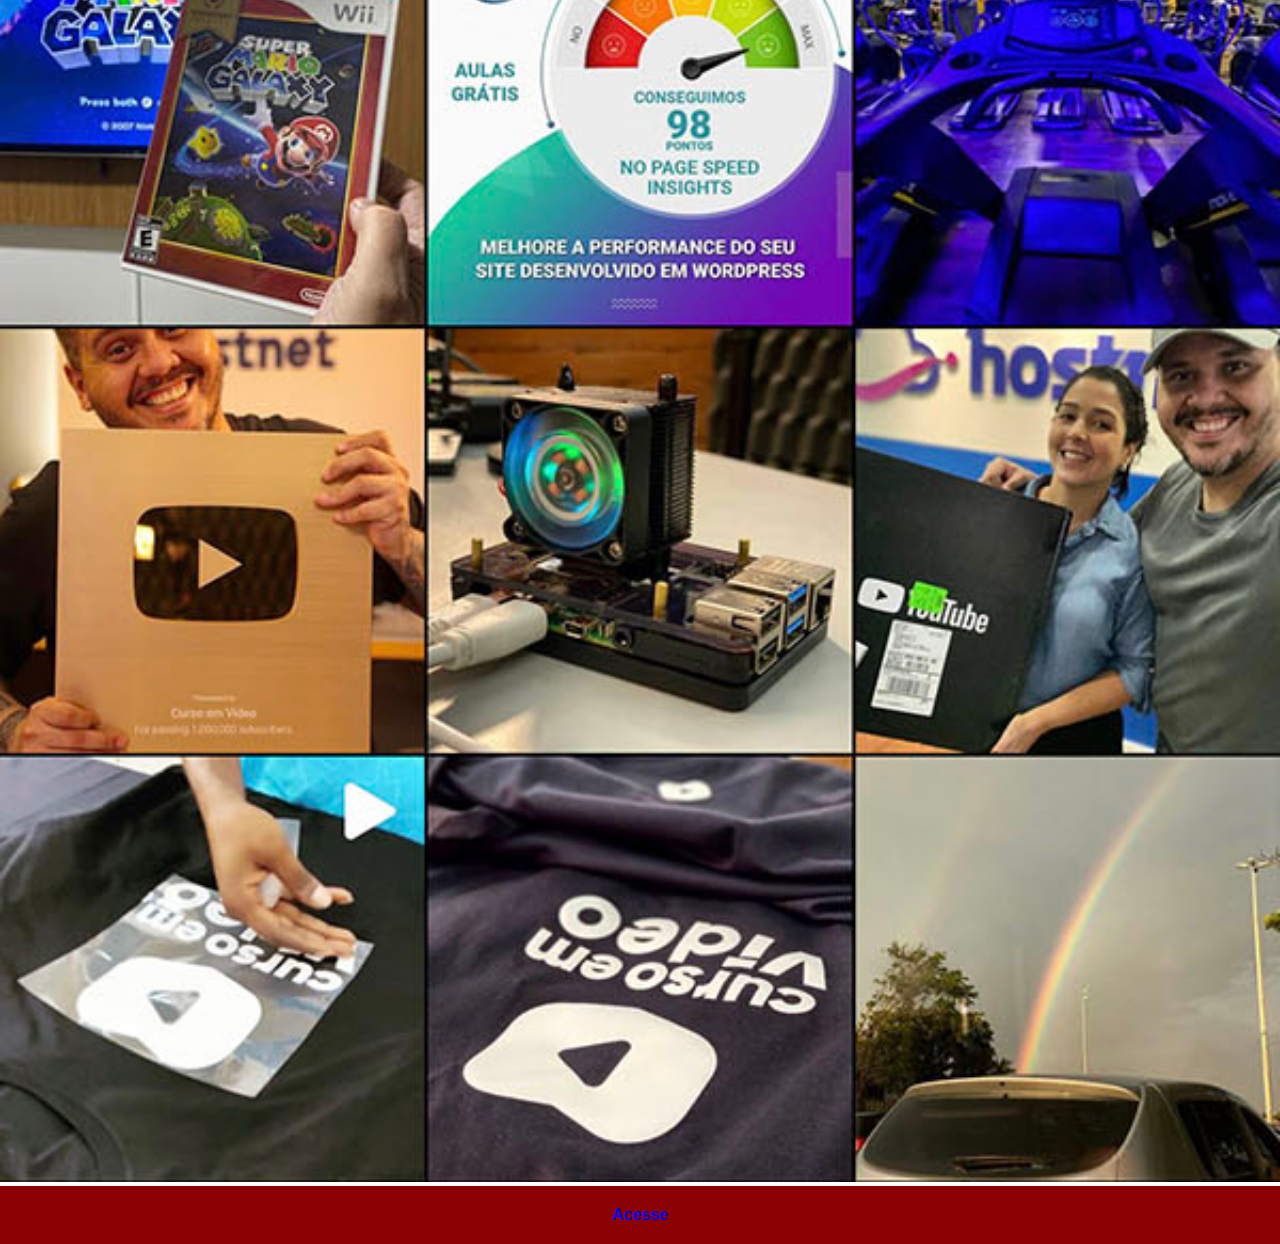
<file: instagram.html>
<!DOCTYPE html>
<html lang="pt-br">
<head>
    <meta charset="UTF-8">
    <meta http-equiv="X-UA-Compatible" content="IE=edge">
    <meta name="viewport" content="width=device-width, initial-scale=1.0">
    <title>Document</title>
    <link rel="stylesheet" href="social.css">
</head>
<body>
    <img src="pacote-d013/pacote-d013/imagens/tela-instagram.jpg" alt="">
    <a href="https://www.instagram.com/gustavoguanabara/">Acesse</a>
</body>
</html>
</file>
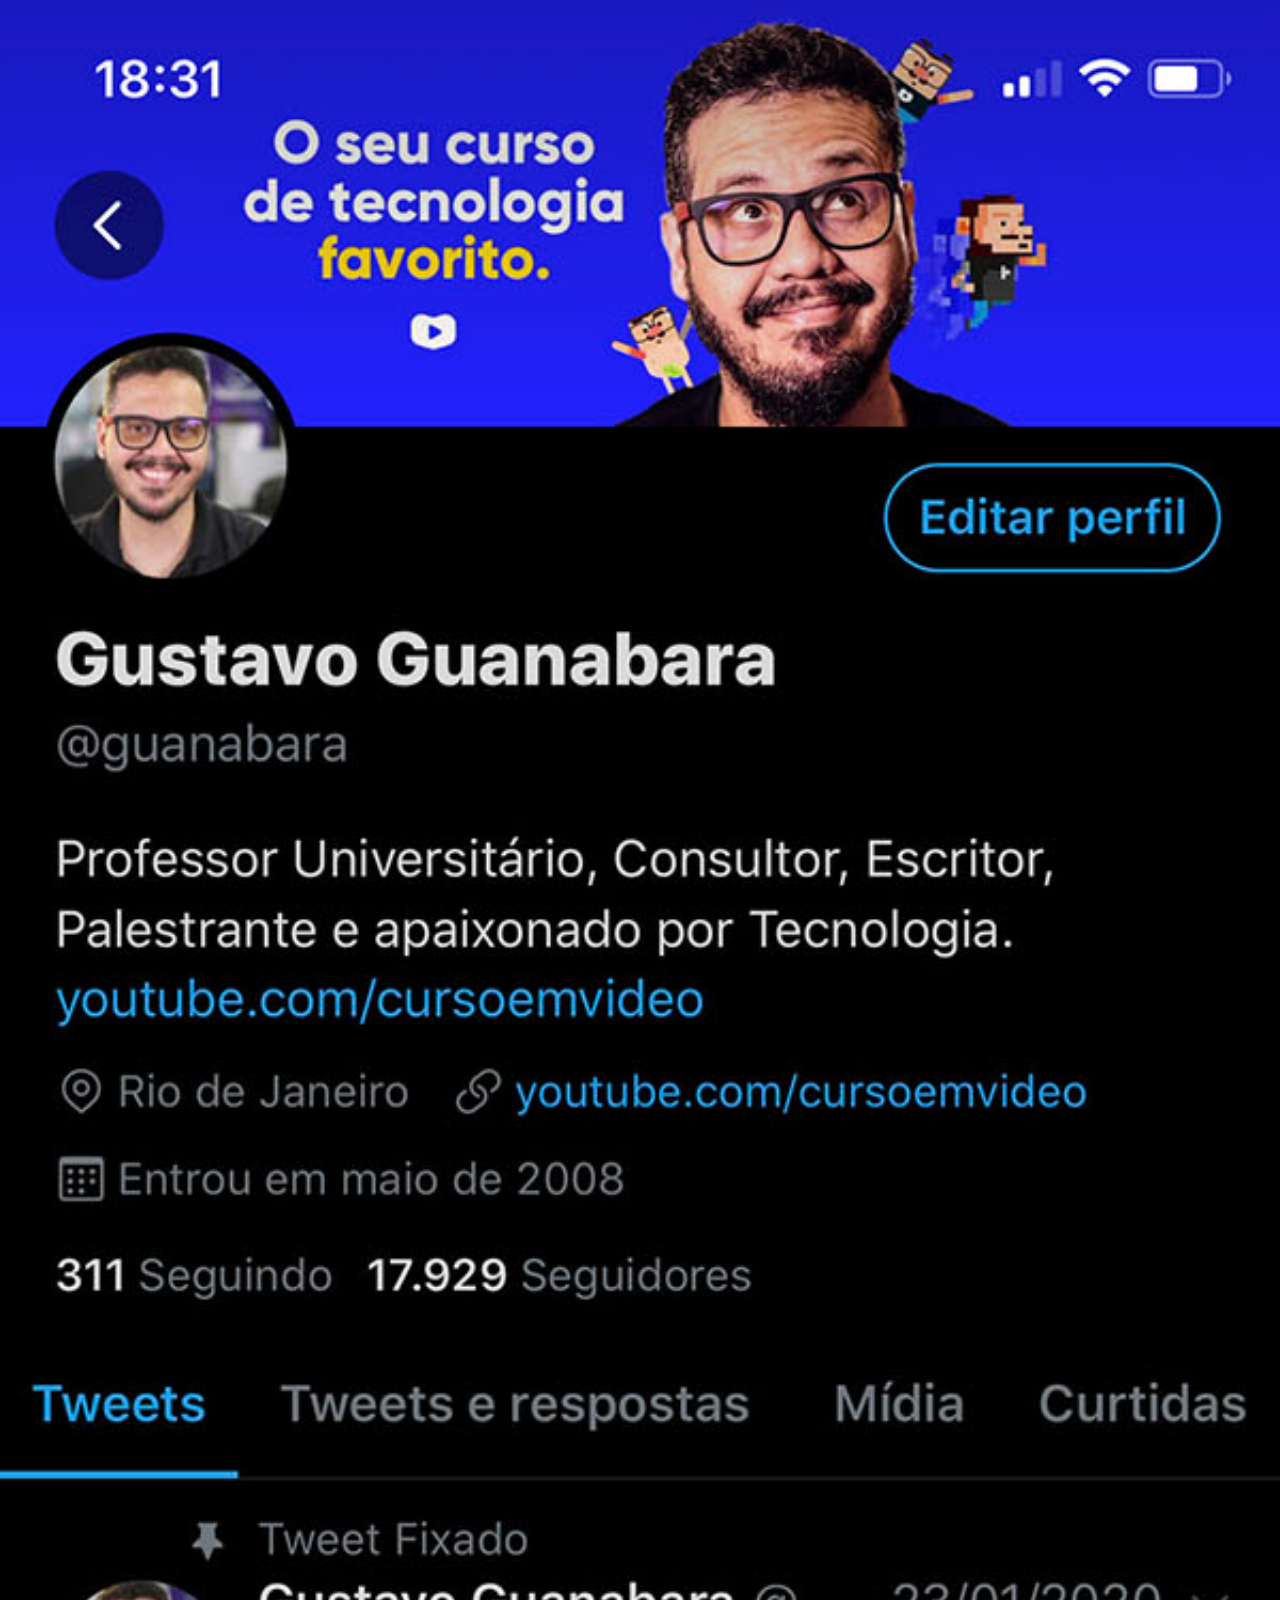
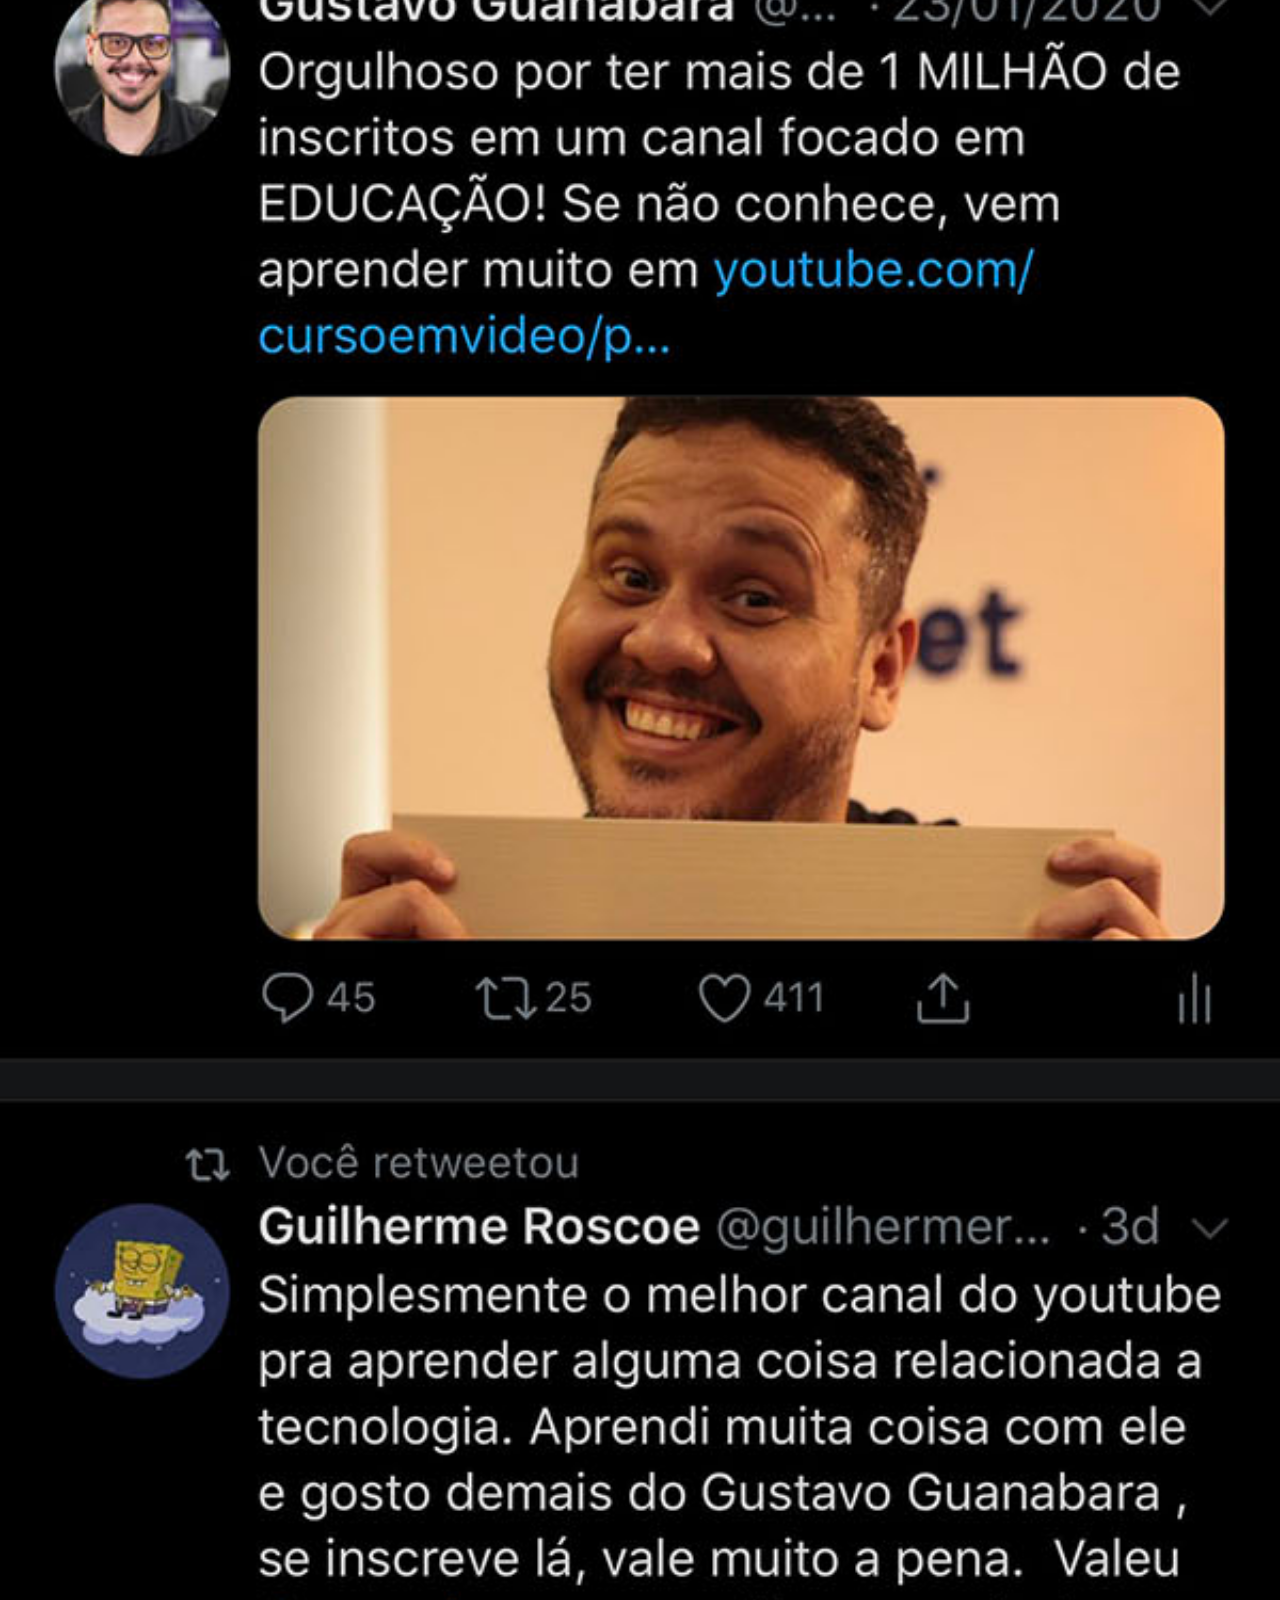
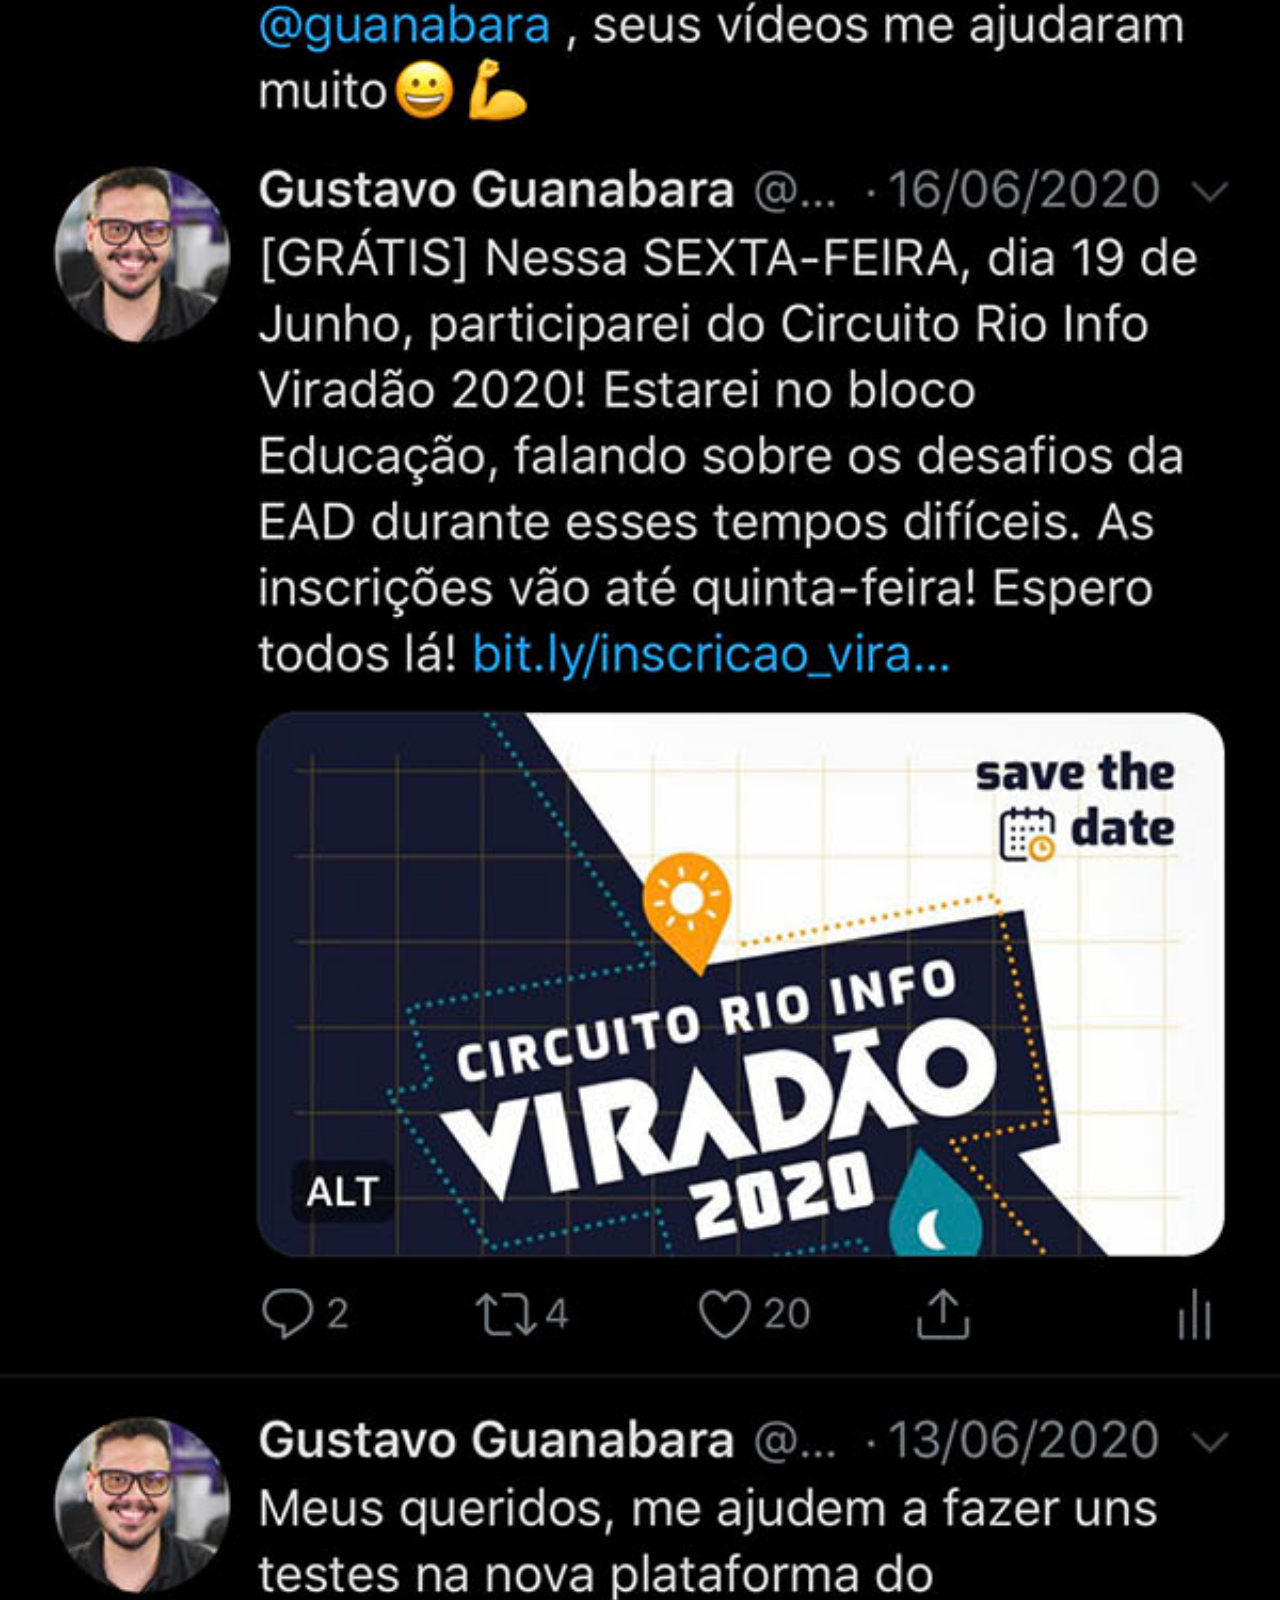
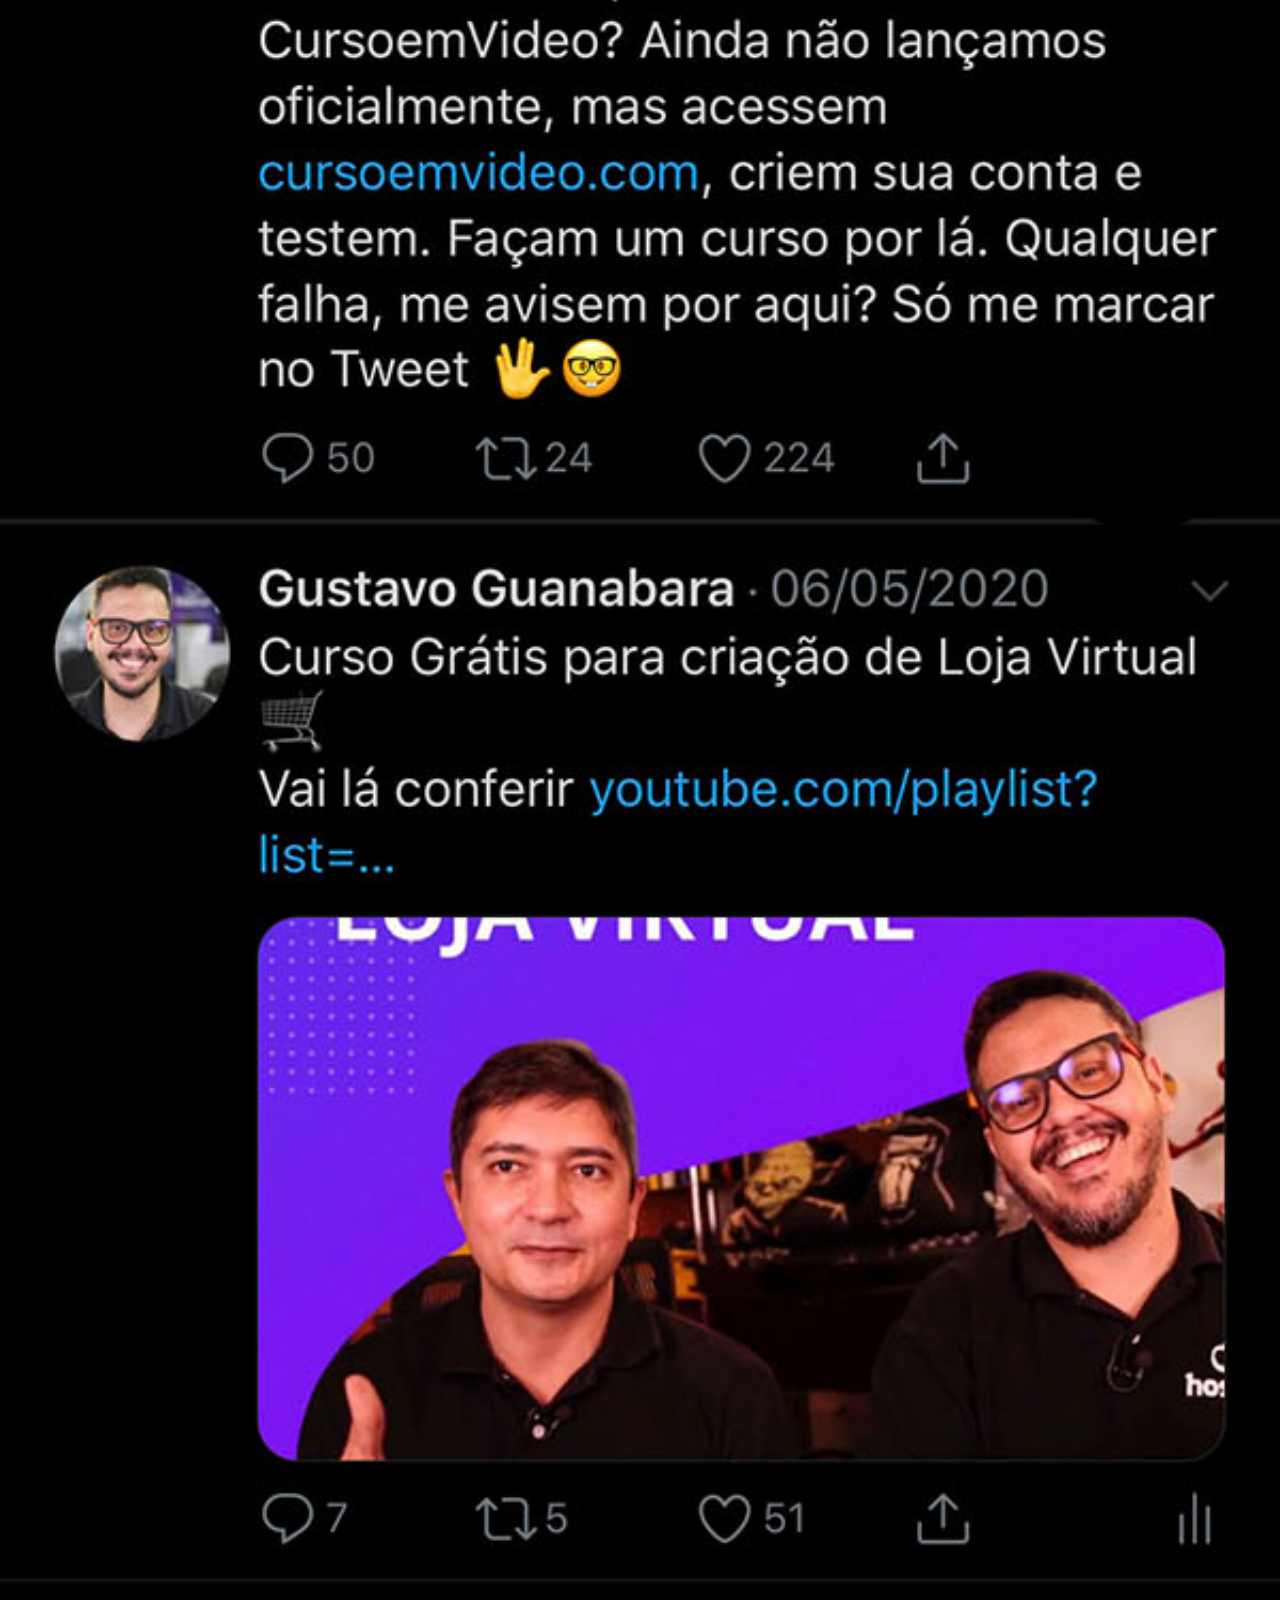
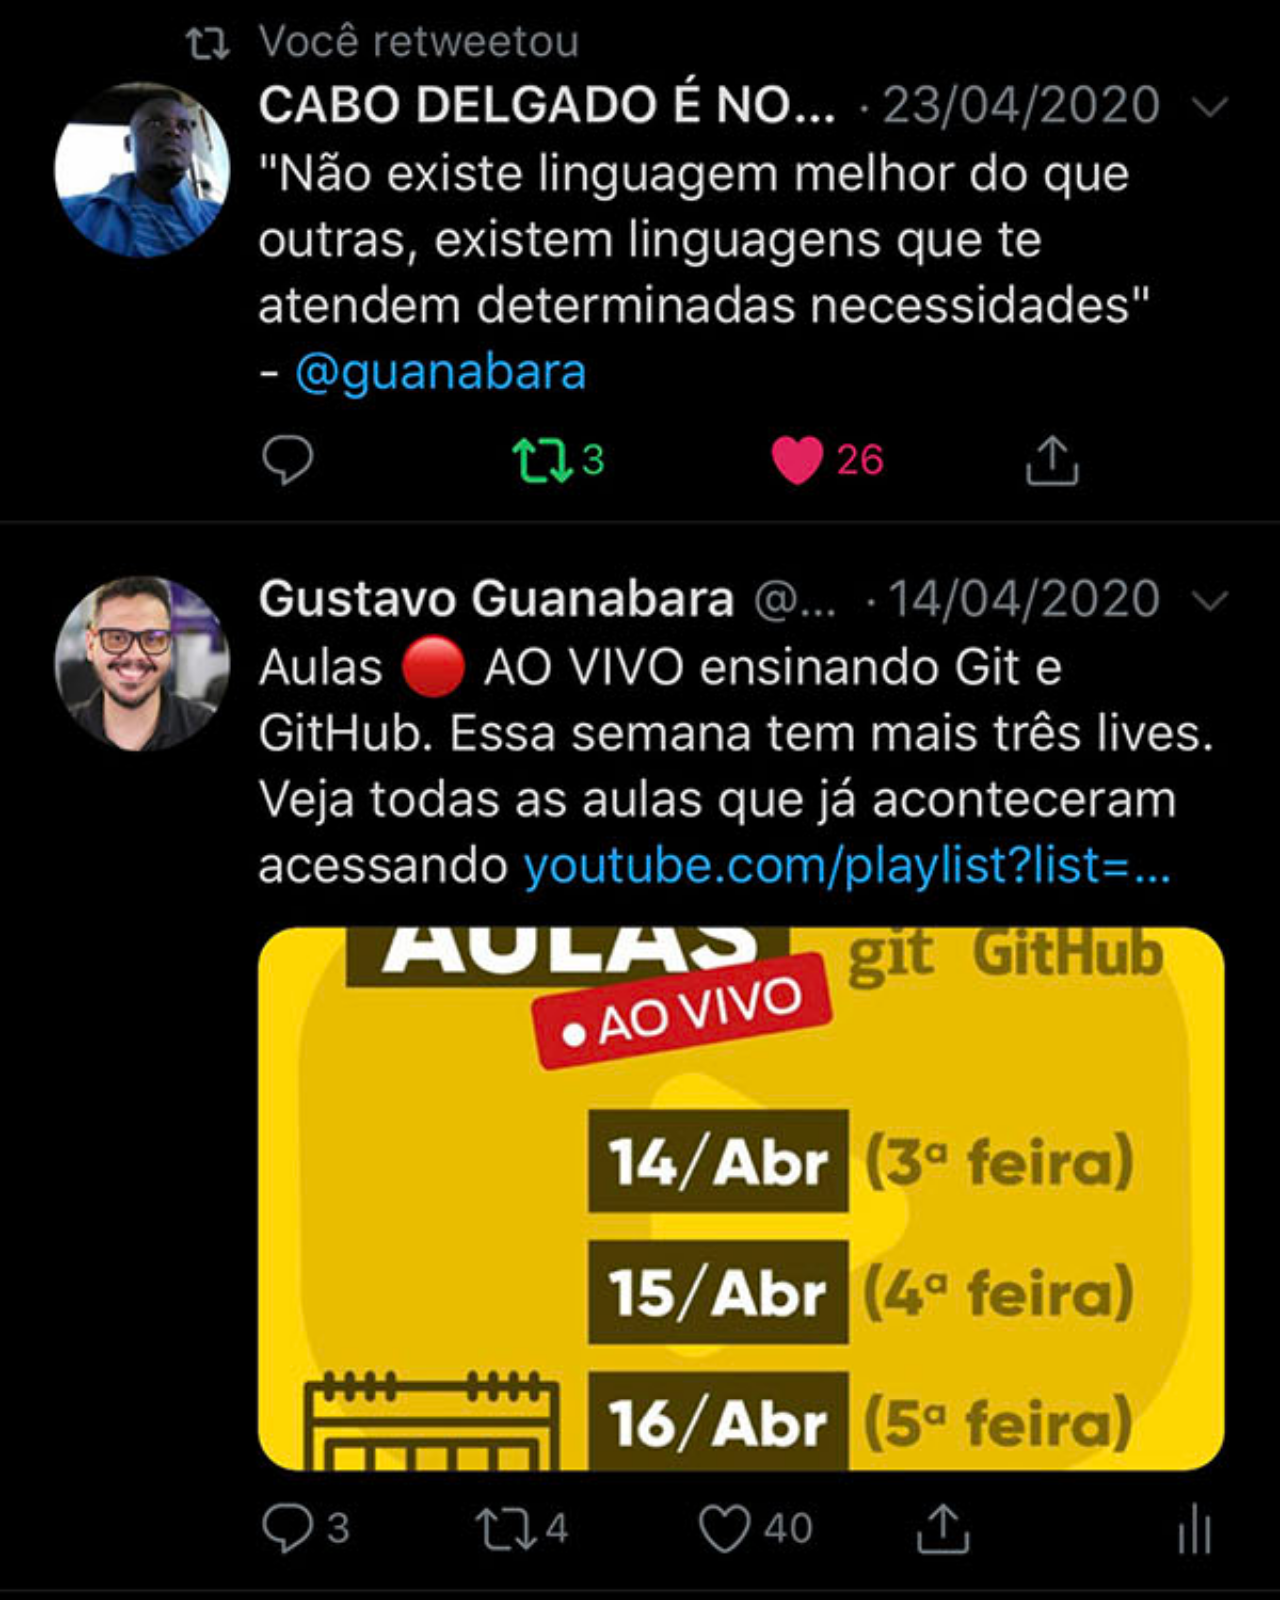
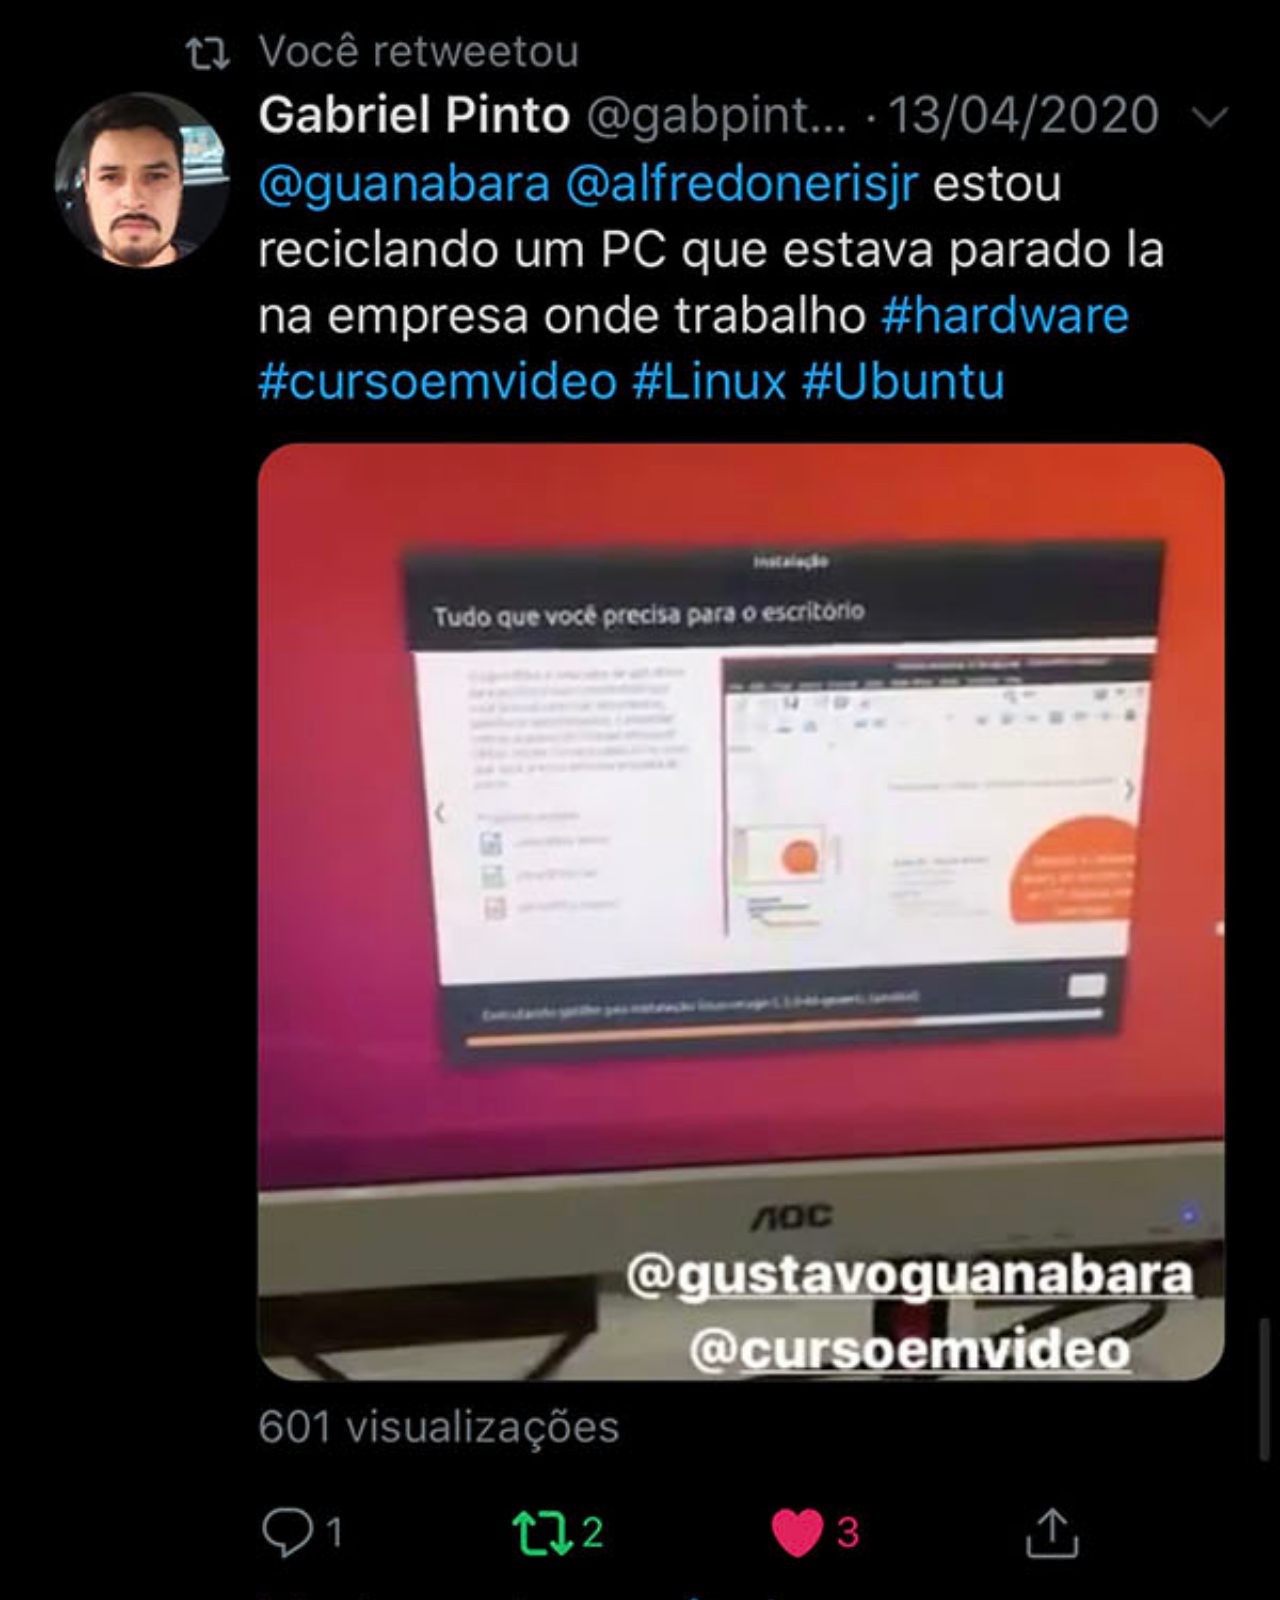
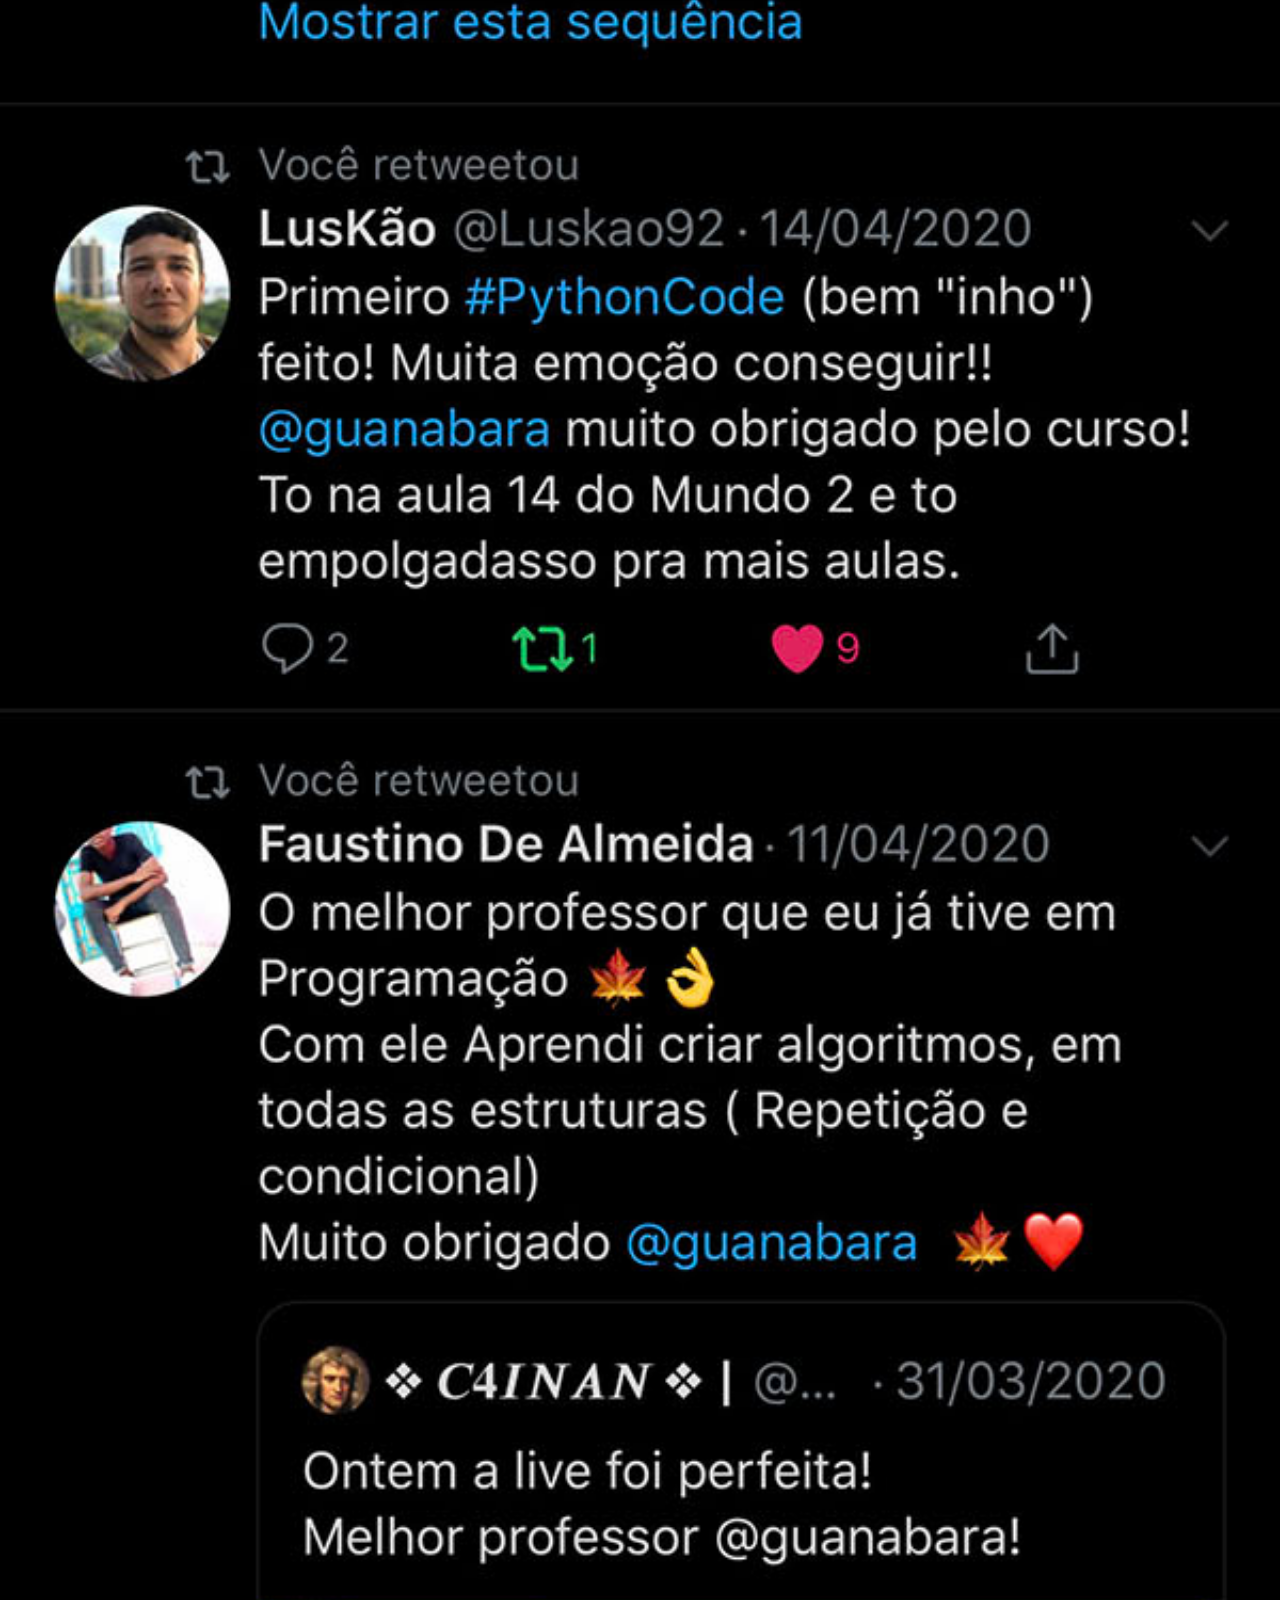
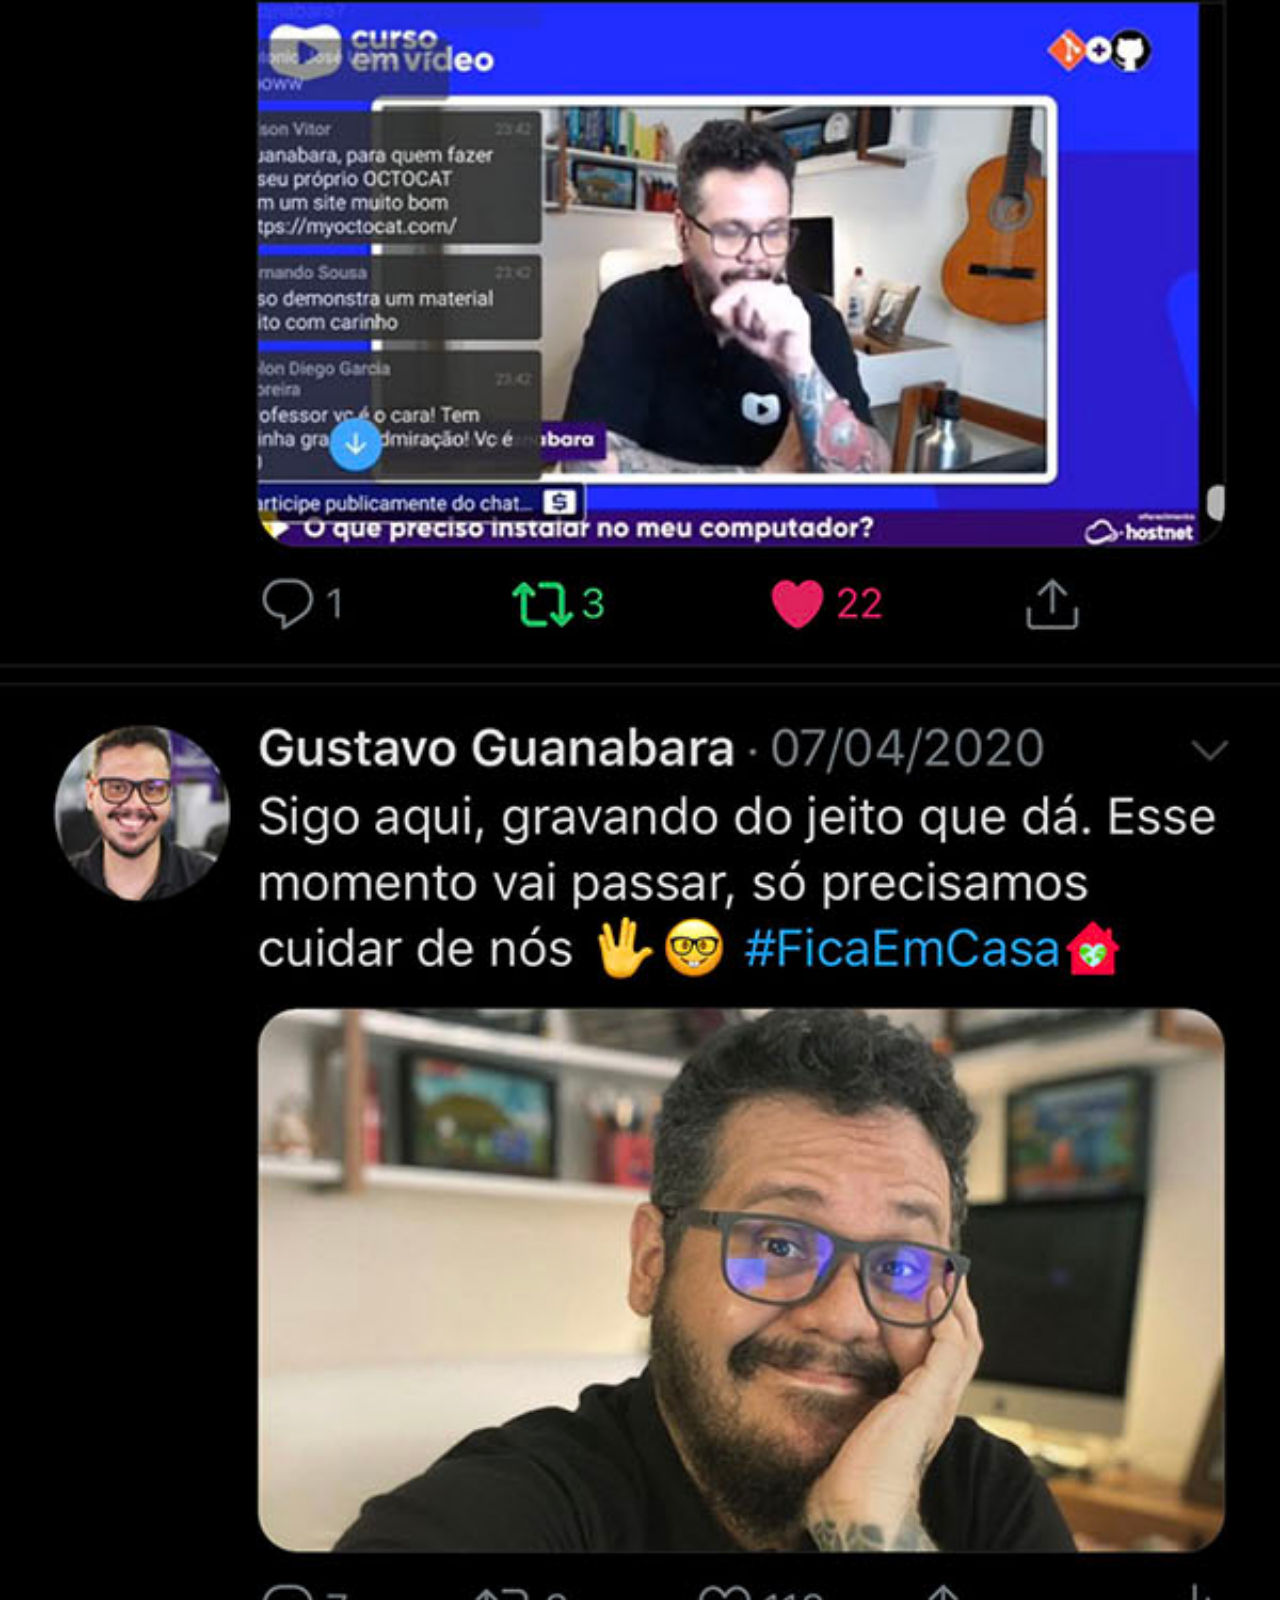
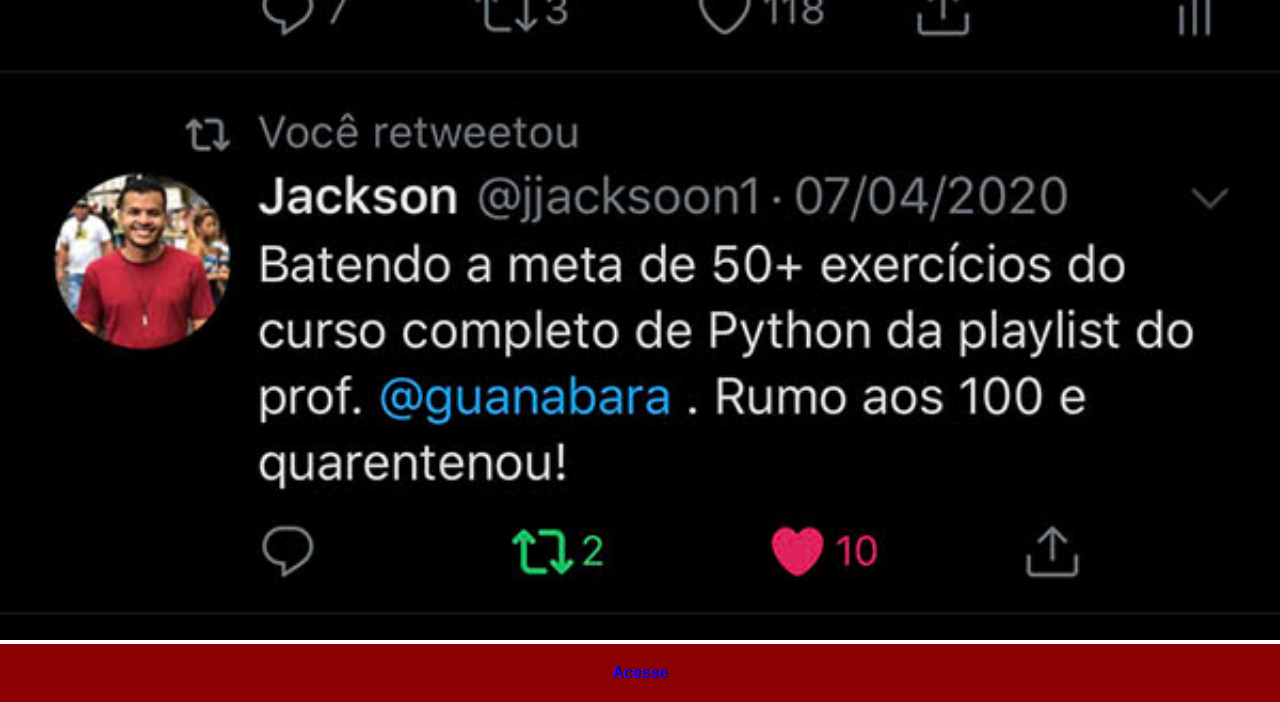
<file: twitter.html>
<!DOCTYPE html>
<html lang="pt-br">
<head>
    <meta charset="UTF-8">
    <meta http-equiv="X-UA-Compatible" content="IE=edge">
    <meta name="viewport" content="width=device-width, initial-scale=1.0">
    <title>Document</title>
    <link rel="stylesheet" href="social.css">
</head>
<body>
    <img src="pacote-d013/pacote-d013/imagens/tela-twitter.jpg" alt="">
    <a href="https://www.twwiter/gustavoguabanara.com">Acesse</a>
</body>
</html>
</file>
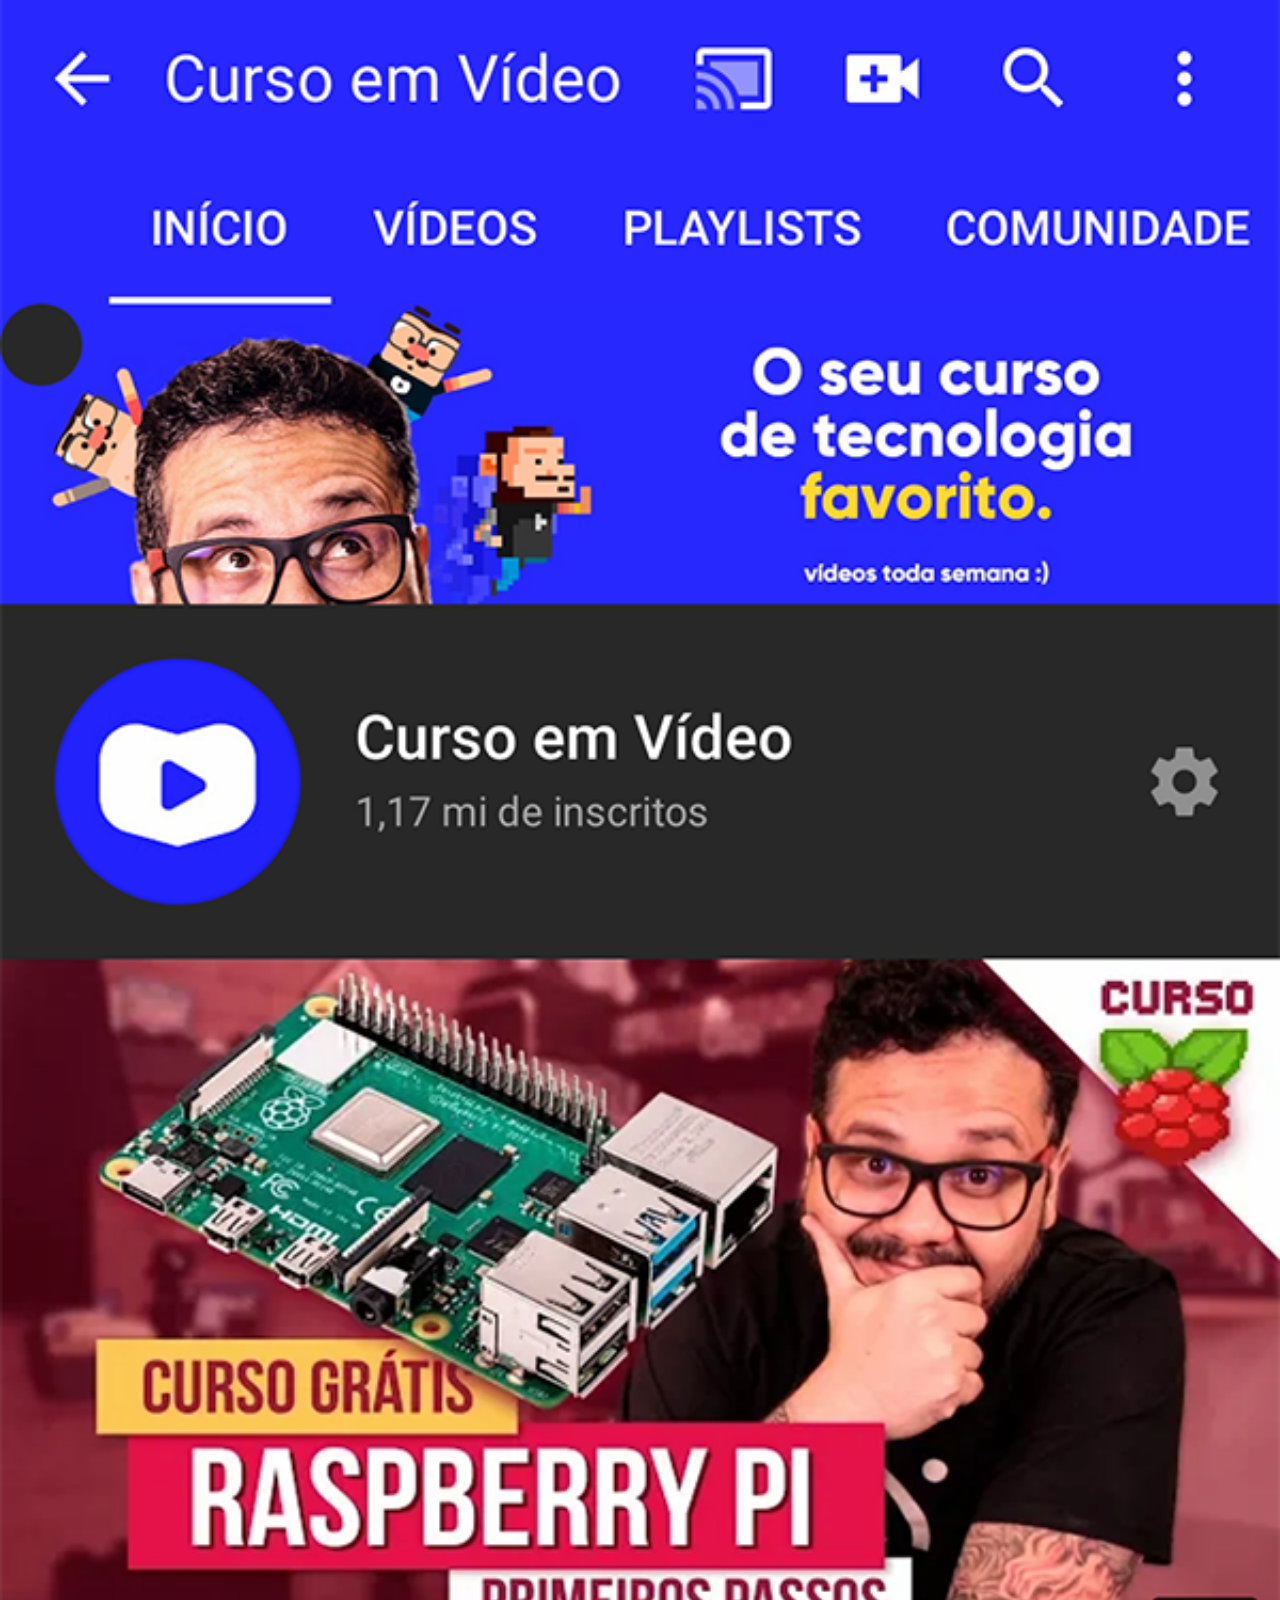
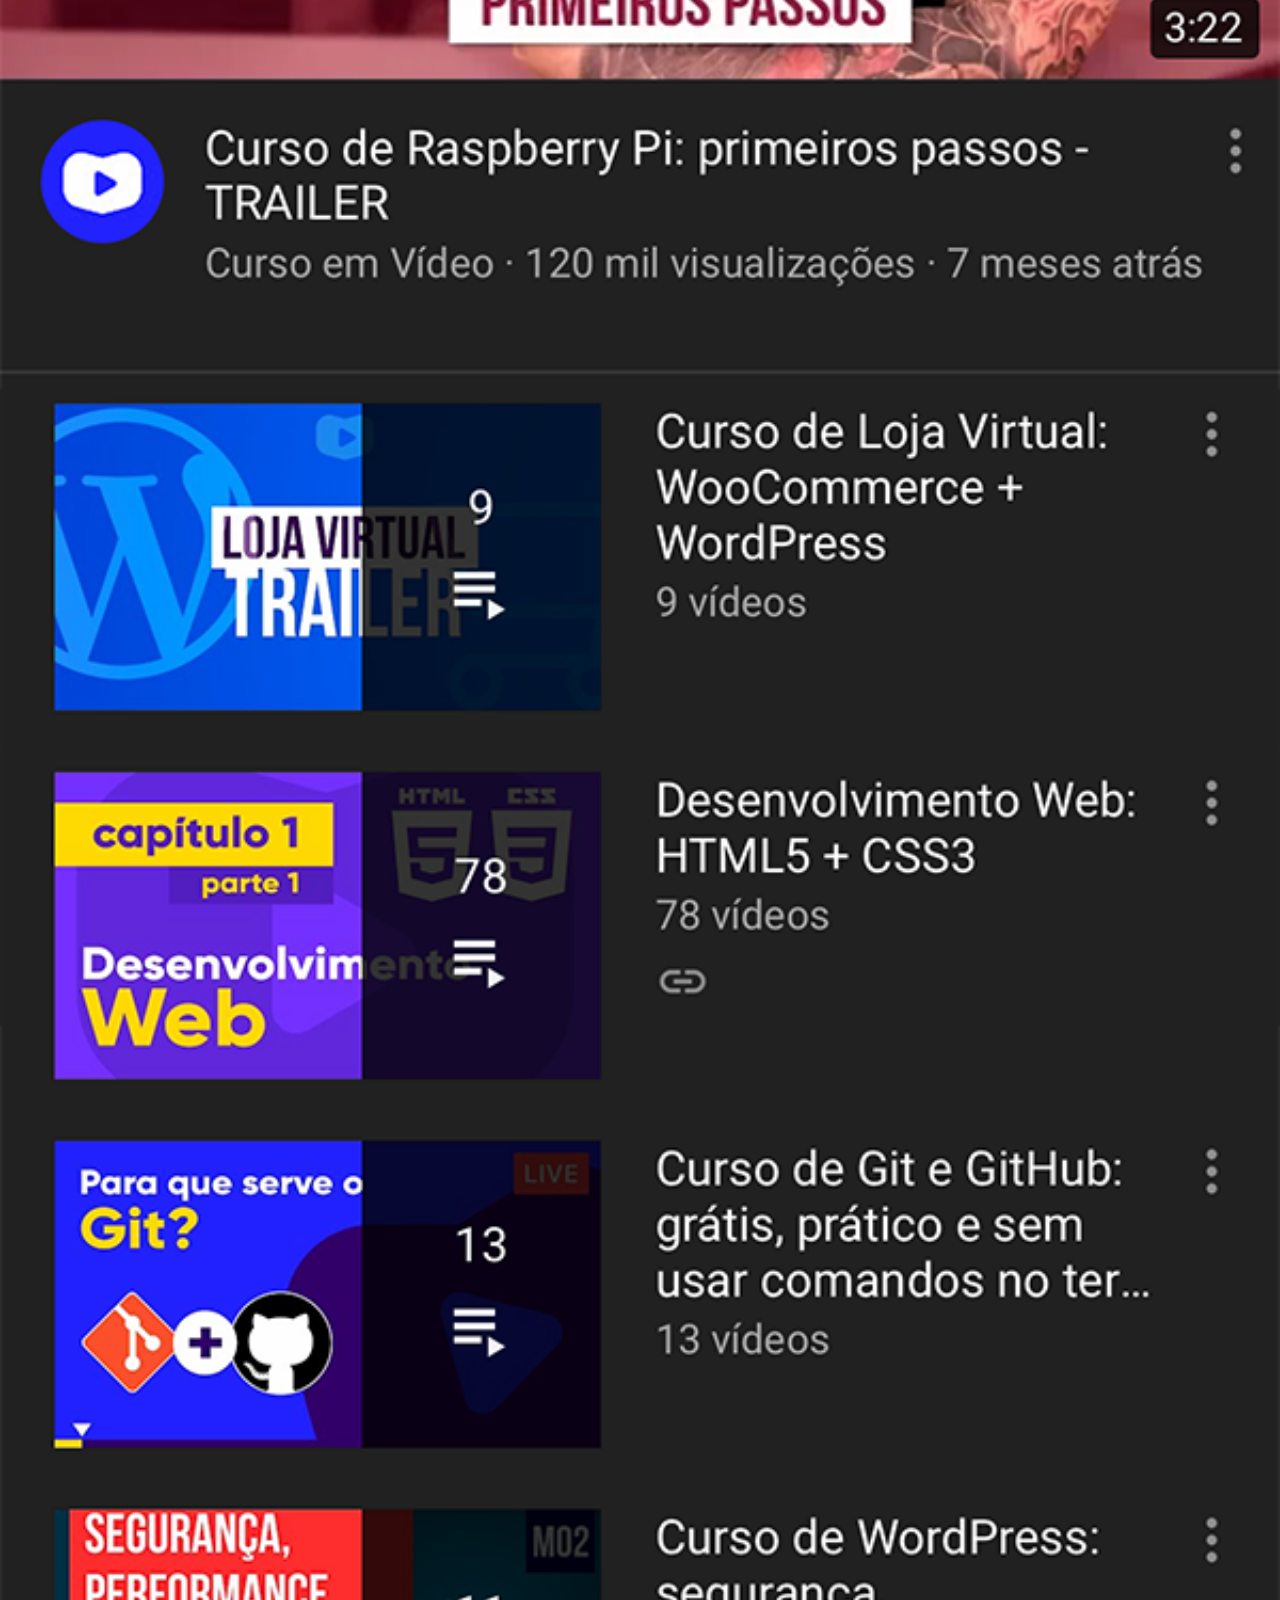
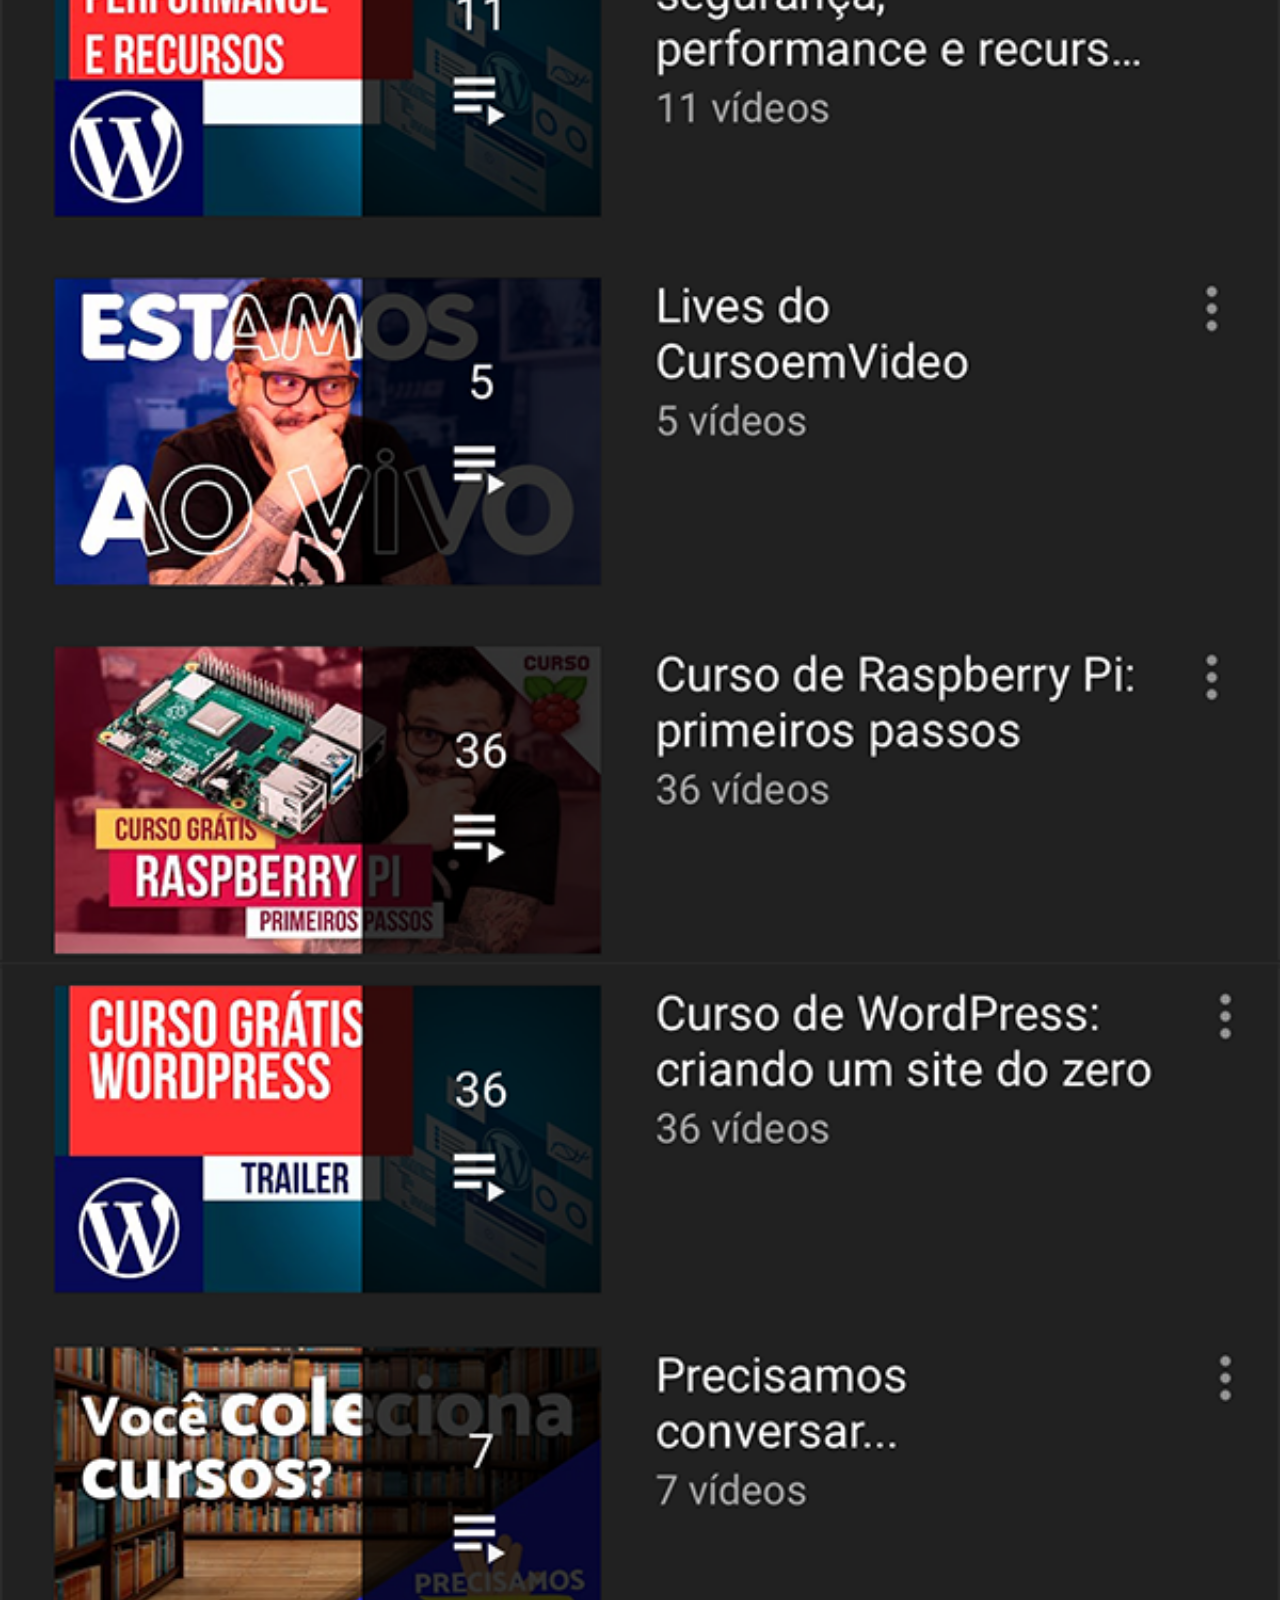
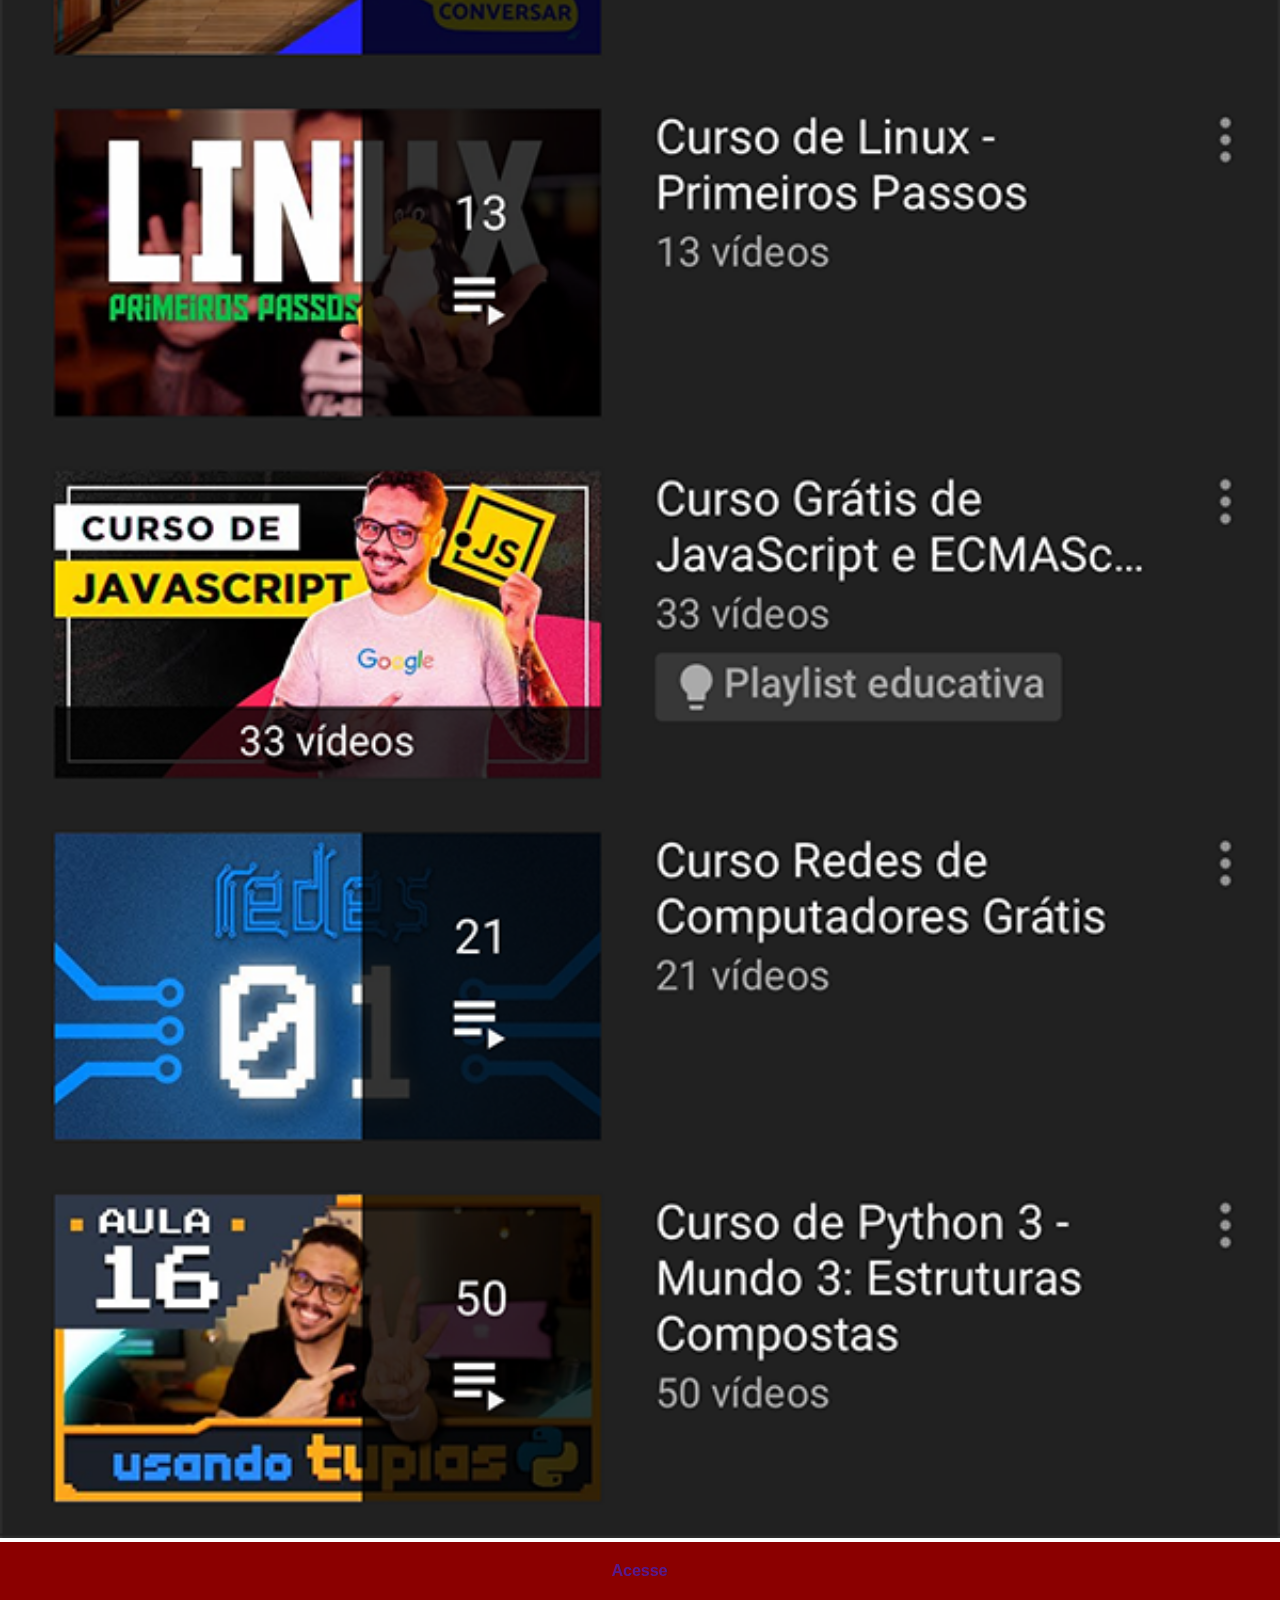
<file: youtube.html>
<!DOCTYPE html>
<html lang="en">
<head>
    <meta charset="UTF-8">
    <meta http-equiv="X-UA-Compatible" content="IE=edge">
    <meta name="viewport" content="width=device-width, initial-scale=1.0">
    <title>Document</title>
    <link rel="stylesheet" href="social.css">
</head>
<body>
    <img src="pacote-d013/pacote-d013/imagens/tela-youtube.png" alt="">
    <a href="" target="_blank" rel="noopener noreferrer">
        Acesse
    </a>
</body>
</html>
</file>
<file: style.css>
*{
    margin: 0px;
    padding: 0px;
    font-family: Arial, Helvetica, sans-serif;
}

html, body{
    height: 100vh; /* altura total do navegador */
    height: 100vw; /* largura total do navegador */
    background-color: black;
}

body{
    background: url(pacote-d013/pacote-d013/imagens/fundo-madeira.jpg);
    background-repeat: no-repeat;
    background-position:top center ;
    background-size: cover;
    background-attachment: fixed;
}

main{
    height: 100vh;  /* 100% da altura da tala */
    position: relative;
}

section#telefone{
    height: 627px;
    width:311px;
    position: absolute;  /* vamos conseguir deixar centralizad na tela */
    top:50%;
    left:50%;
    transform: translate(-50%, -50%);
    background-image: url(pacote-d013/pacote-d013/imagens/frame-iphone.png);
    background-repeat: no-repeat;

}

iframe#tela{
    position: relative;
    top: 80px;
    left: 23px;
    width: 269px;
    height: 471px;
}

section#redes-sociais img {
    width: 50px;
    height: 50px;
    border-radius: 50%;
    box-shadow: 1px 1px rgba(0, 0, 0, 0.459) ;
    box-sizing: border-box;
}

section#redes-sociais{
    text-align: right;
    padding-right: 20px;
}

section#redes-sociais img:hover{
    border:2px solid rgba(255, 255, 255, 0.575);
    transform: translate(-3px ,3px); 
    box-shadow: 5px 5px 10px rgba(0, 0, 0, 0.699);
    transition: transform 0.5s , border 0.5s;
}
</file>
<file: social.css>
*{
    margin:0px;
    padding:0px;
    font-family: sans-serif;
}

::-webkit-scrollba{
    width: 0px;
    height: 0px;
}

img{
    width: 100vw;
}

a{
    display: block;
    background-color: darkred;
    padding: 20px;
    text-align: center;
    font-weight: bolder;
    text-decoration: none;
}
</file>
